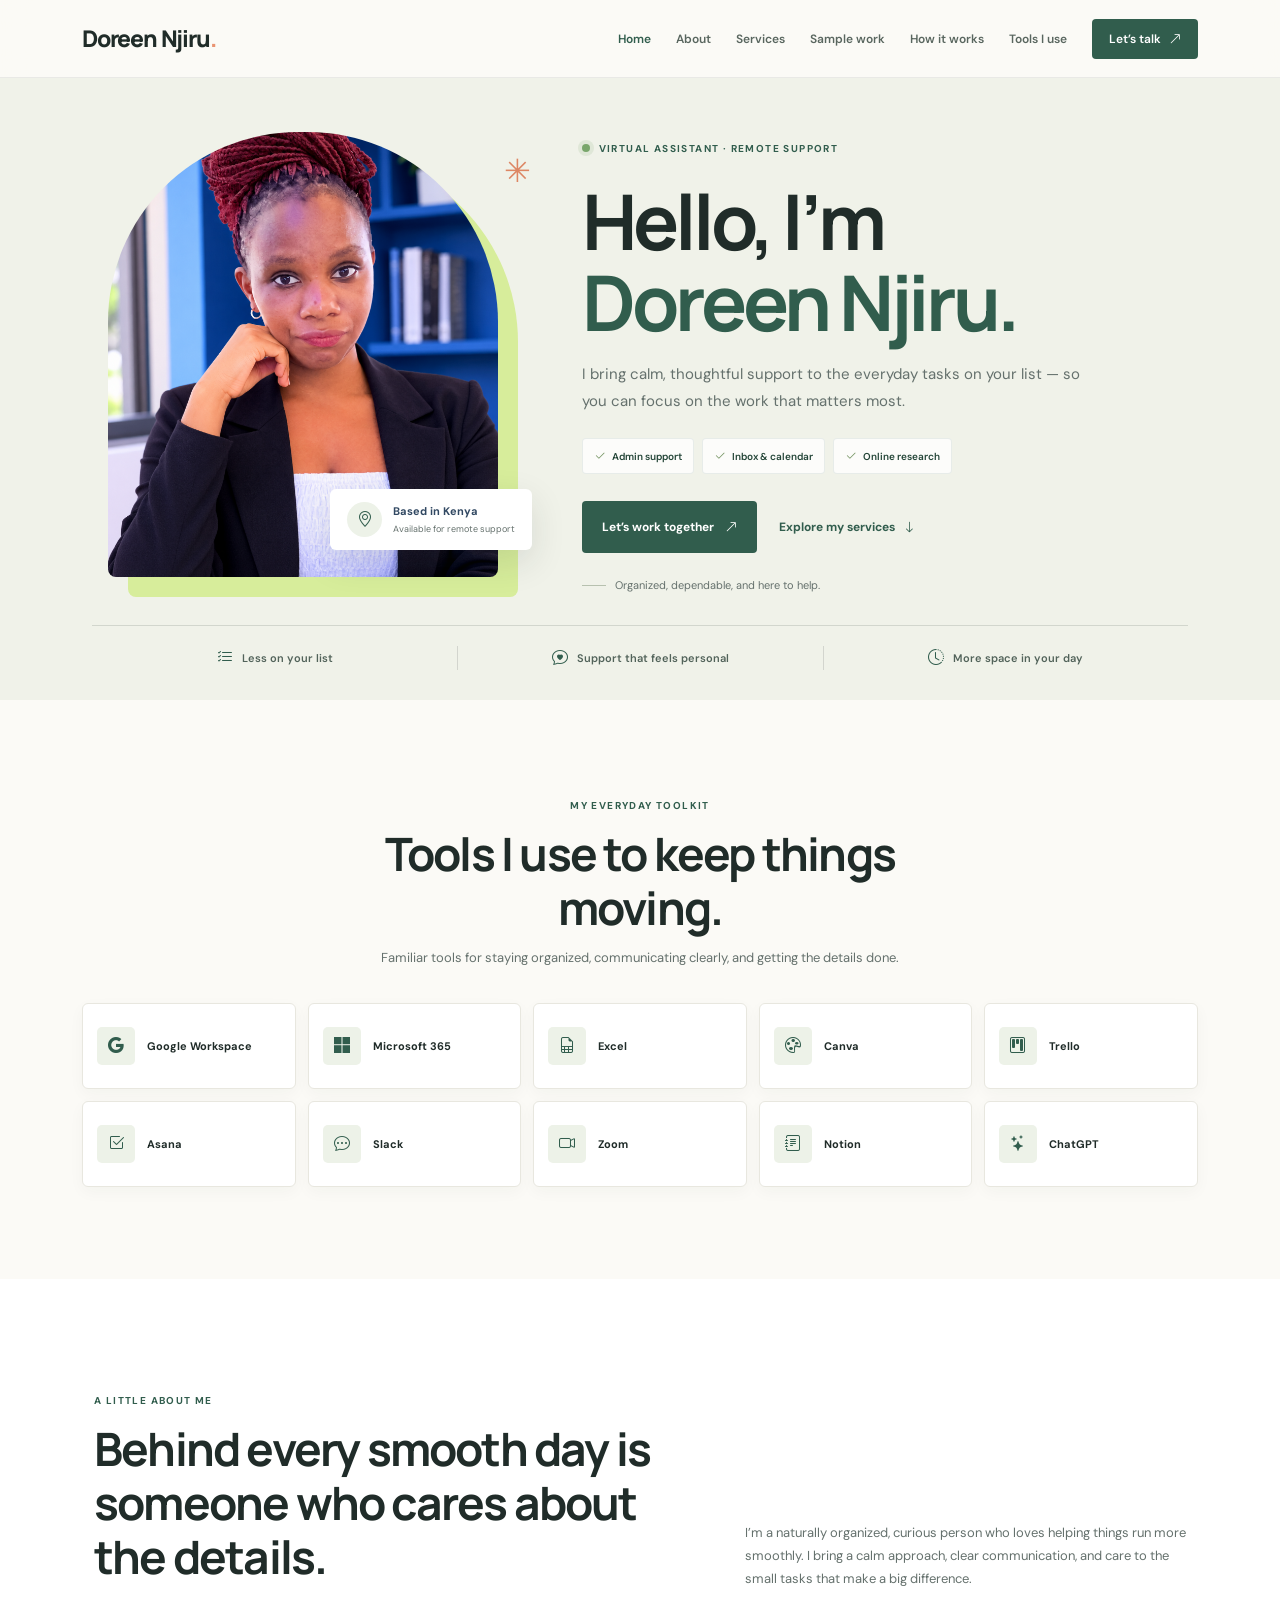
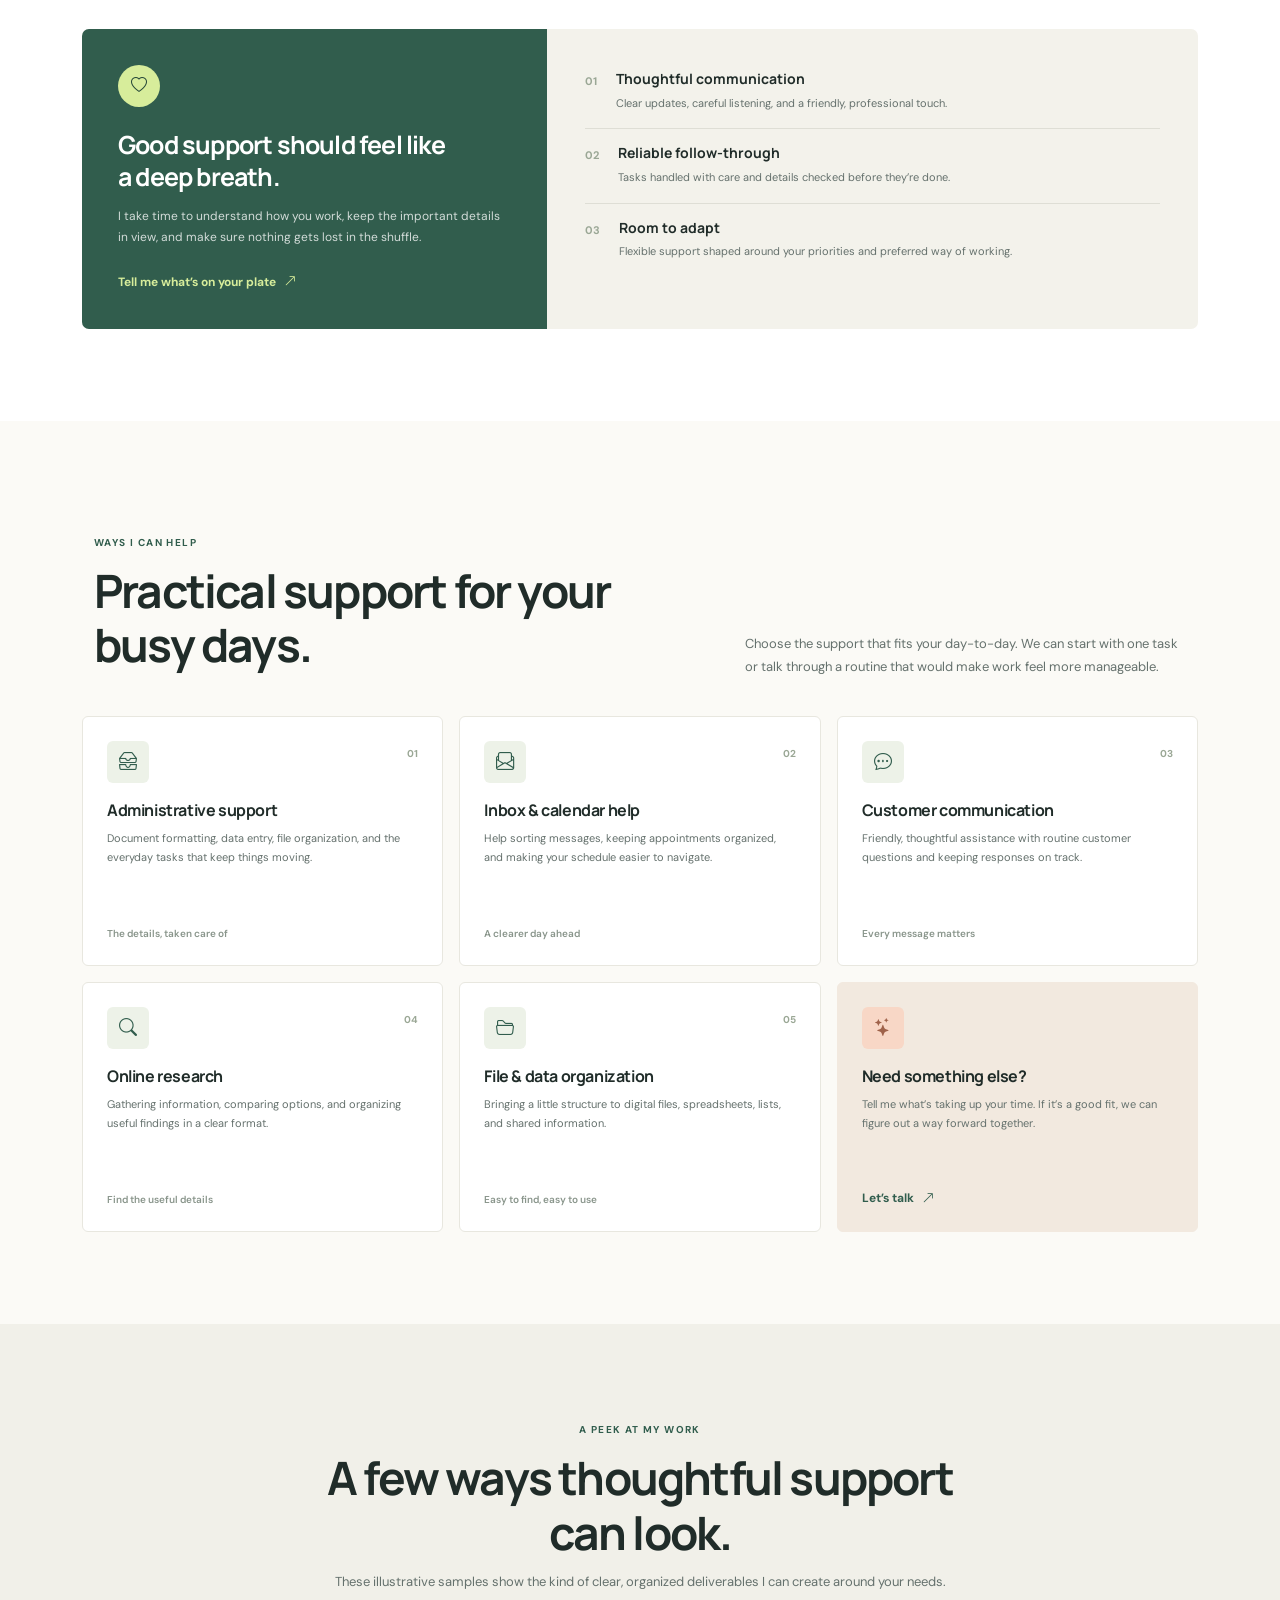
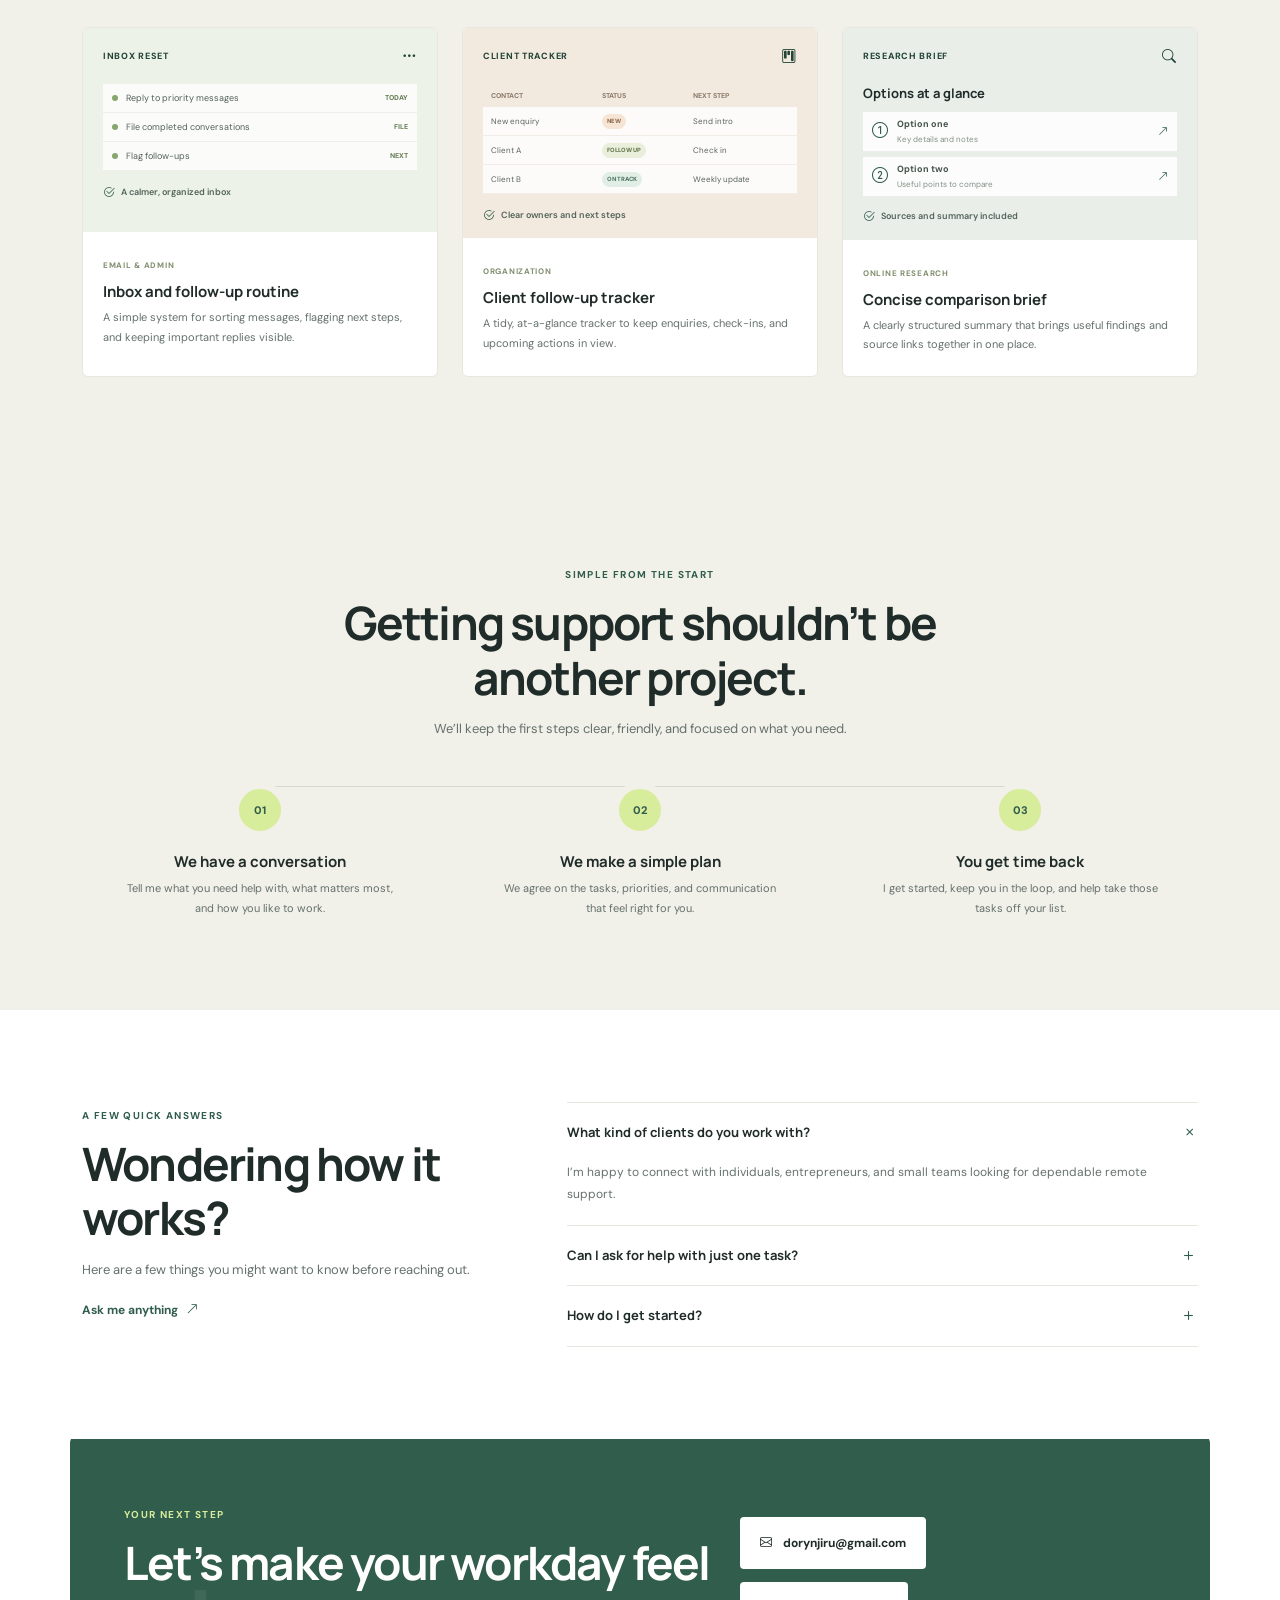
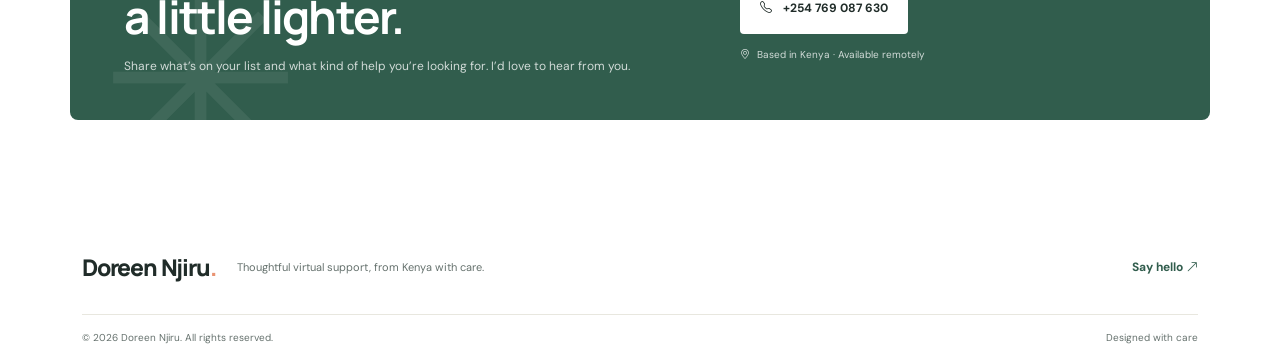
<file: index.html>
<!DOCTYPE html>
<html lang="en">

<head>
  <meta charset="utf-8">
  <meta name="viewport" content="width=device-width, initial-scale=1">
  <meta name="description" content="Doreen Njiru offers thoughtful virtual assistant support, including administrative help, inbox and calendar organization, customer communication, and online research.">
  <meta name="keywords" content="Doreen Njiru, virtual assistant, administrative support, Kenya, remote assistant">
  <meta name="theme-color" content="#f8f8f4">
  <title>Doreen Njiru | Virtual Assistant</title>

  <link href="assets/img/favicon.png" rel="icon">
  <link href="assets/img/apple-touch-icon.png" rel="apple-touch-icon">
  <link rel="preconnect" href="https://fonts.googleapis.com">
  <link rel="preconnect" href="https://fonts.gstatic.com" crossorigin>
  <link href="https://fonts.googleapis.com/css2?family=DM+Sans:wght@400;500;600;700&family=Manrope:wght@400;500;600;700;800&display=swap" rel="stylesheet">
  <link href="assets/vendor/bootstrap/css/bootstrap.min.css" rel="stylesheet">
  <link href="assets/vendor/bootstrap-icons/bootstrap-icons.css" rel="stylesheet">
  <link href="assets/vendor/aos/aos.css" rel="stylesheet">
  <link href="assets/css/main.css" rel="stylesheet">
  <link href="assets/css/virtual-assistant.css" rel="stylesheet">
</head>

<body class="index-page">
  <header id="header" class="header va-header">
    <div class="container d-flex align-items-center justify-content-between">
      <a class="va-brand" href="#hero" aria-label="Doreen Njiru home">Doreen Njiru<span>.</span></a>

      <nav id="navmenu" class="navmenu va-navmenu" aria-label="Main navigation">
        <ul>
          <li><a href="#hero">Home</a></li>
          <li><a href="#about">About</a></li>
          <li><a href="#services">Services</a></li>
          <li><a href="#sample-work">Sample work</a></li>
          <li><a href="#how-it-works">How it works</a></li>
          <li><a href="#tools">Tools I use</a></li>
          <li><a class="nav-contact" href="#contact">Let’s talk <i class="bi bi-arrow-up-right"></i></a></li>
        </ul>
      </nav>
      <button class="mobile-nav-toggle d-xl-none bi bi-list" type="button" aria-label="Open navigation"></button>
    </div>
  </header>

  <main>
    <section id="hero" class="section va-hero">
      <div class="container">
        <div class="row align-items-center gy-5">
          <div class="col-lg-5" data-aos="fade-up">
            <div class="portrait-card">
              <img src="assets/img/profile/doreen-njiru.png" alt="Doreen Njiru">
              <div class="portrait-caption">
                <span class="caption-icon"><i class="bi bi-geo-alt"></i></span>
                <span><strong>Based in Kenya</strong><small>Available for remote support</small></span>
              </div>
              <span class="portrait-sparkle" aria-hidden="true">✳</span>
            </div>
          </div>

          <div class="col-lg-7 hero-copy" data-aos="fade-up" data-aos-delay="100">
            <span class="eyebrow"><span class="availability-dot"></span> Virtual assistant · Remote support</span>
            <h1>Hello, I’m <span>Doreen Njiru.</span></h1>
            <p class="hero-description">I bring calm, thoughtful support to the everyday tasks on your list — so you can focus on the work that matters most.</p>

            <div class="hero-service-tags" aria-label="Areas of support">
              <span><i class="bi bi-check2"></i> Admin support</span>
              <span><i class="bi bi-check2"></i> Inbox &amp; calendar</span>
              <span><i class="bi bi-check2"></i> Online research</span>
            </div>

            <div class="hero-actions">
              <a href="#contact" class="button button-primary">Let’s work together <i class="bi bi-arrow-up-right"></i></a>
              <a href="#services" class="text-link">Explore my services <i class="bi bi-arrow-down"></i></a>
            </div>
            <p class="hero-signoff"><span></span> Organized, dependable, and here to help.</p>
          </div>
        </div>

        <div class="hero-highlight-row">
          <div><i class="bi bi-list-check"></i><span>Less on your list</span></div>
          <div><i class="bi bi-chat-heart"></i><span>Support that feels personal</span></div>
          <div><i class="bi bi-clock-history"></i><span>More space in your day</span></div>
        </div>
      </div>
    </section>

    <section id="tools" class="section tools-section" aria-labelledby="tools-title">
      <div class="container">
        <div class="section-heading" data-aos="fade-up">
          <span class="section-kicker">My everyday toolkit</span>
          <h2 id="tools-title">Tools I use to keep things moving.</h2>
          <p>Familiar tools for staying organized, communicating clearly, and getting the details done.</p>
        </div>

        <ul class="tools-grid" aria-label="Tools Doreen uses">
          <li class="tool-card"><span class="tool-icon"><i class="bi bi-google" aria-hidden="true"></i></span><span>Google Workspace</span></li>
          <li class="tool-card"><span class="tool-icon"><i class="bi bi-microsoft" aria-hidden="true"></i></span><span>Microsoft 365</span></li>
          <li class="tool-card"><span class="tool-icon"><i class="bi bi-file-earmark-spreadsheet" aria-hidden="true"></i></span><span>Excel</span></li>
          <li class="tool-card"><span class="tool-icon"><i class="bi bi-palette" aria-hidden="true"></i></span><span>Canva</span></li>
          <li class="tool-card"><span class="tool-icon"><i class="bi bi-kanban" aria-hidden="true"></i></span><span>Trello</span></li>
          <li class="tool-card"><span class="tool-icon"><i class="bi bi-check2-square" aria-hidden="true"></i></span><span>Asana</span></li>
          <li class="tool-card"><span class="tool-icon"><i class="bi bi-chat-dots" aria-hidden="true"></i></span><span>Slack</span></li>
          <li class="tool-card"><span class="tool-icon"><i class="bi bi-camera-video" aria-hidden="true"></i></span><span>Zoom</span></li>
          <li class="tool-card"><span class="tool-icon"><i class="bi bi-journal-text" aria-hidden="true"></i></span><span>Notion</span></li>
          <li class="tool-card"><span class="tool-icon"><i class="bi bi-stars" aria-hidden="true"></i></span><span>ChatGPT</span></li>
        </ul>
      </div>
    </section>

    <section id="about" class="section about-section">
      <div class="container">
        <div class="section-heading row align-items-end gy-3">
          <div class="col-lg-7">
            <span class="section-kicker">A little about me</span>
            <h2>Behind every smooth day is someone who cares about the details.</h2>
          </div>
          <div class="col-lg-5">
            <p>I’m a naturally organized, curious person who loves helping things run more smoothly. I bring a calm approach, clear communication, and care to the small tasks that make a big difference.</p>
          </div>
        </div>

        <div class="about-panel row g-0">
          <div class="col-lg-5 about-panel-intro">
            <span class="about-mark"><i class="bi bi-heart"></i></span>
            <h3>Good support should feel like a deep breath.</h3>
            <p>I take time to understand how you work, keep the important details in view, and make sure nothing gets lost in the shuffle.</p>
            <a class="text-link text-link-light" href="#contact">Tell me what’s on your plate <i class="bi bi-arrow-up-right"></i></a>
          </div>
          <div class="col-lg-7 about-values">
            <article class="value-item">
              <span>01</span>
              <div><h3>Thoughtful communication</h3><p>Clear updates, careful listening, and a friendly, professional touch.</p></div>
            </article>
            <article class="value-item">
              <span>02</span>
              <div><h3>Reliable follow-through</h3><p>Tasks handled with care and details checked before they’re done.</p></div>
            </article>
            <article class="value-item">
              <span>03</span>
              <div><h3>Room to adapt</h3><p>Flexible support shaped around your priorities and preferred way of working.</p></div>
            </article>
          </div>
        </div>
      </div>
    </section>

    <section id="services" class="section services-section">
      <div class="container">
        <div class="section-heading row align-items-end gy-3">
          <div class="col-lg-7">
            <span class="section-kicker">Ways I can help</span>
            <h2>Practical support for your busy days.</h2>
          </div>
          <div class="col-lg-5">
            <p>Choose the support that fits your day-to-day. We can start with one task or talk through a routine that would make work feel more manageable.</p>
          </div>
        </div>

        <div class="row g-3">
          <div class="col-md-6 col-lg-4">
            <article class="service-card">
              <span class="service-icon"><i class="bi bi-inboxes"></i></span><span class="service-number">01</span>
              <h3>Administrative support</h3>
              <p>Document formatting, data entry, file organization, and the everyday tasks that keep things moving.</p>
              <span class="service-note">The details, taken care of</span>
            </article>
          </div>
          <div class="col-md-6 col-lg-4">
            <article class="service-card">
              <span class="service-icon"><i class="bi bi-envelope-paper"></i></span><span class="service-number">02</span>
              <h3>Inbox &amp; calendar help</h3>
              <p>Help sorting messages, keeping appointments organized, and making your schedule easier to navigate.</p>
              <span class="service-note">A clearer day ahead</span>
            </article>
          </div>
          <div class="col-md-6 col-lg-4">
            <article class="service-card">
              <span class="service-icon"><i class="bi bi-chat-dots"></i></span><span class="service-number">03</span>
              <h3>Customer communication</h3>
              <p>Friendly, thoughtful assistance with routine customer questions and keeping responses on track.</p>
              <span class="service-note">Every message matters</span>
            </article>
          </div>
          <div class="col-md-6 col-lg-4">
            <article class="service-card">
              <span class="service-icon"><i class="bi bi-search"></i></span><span class="service-number">04</span>
              <h3>Online research</h3>
              <p>Gathering information, comparing options, and organizing useful findings in a clear format.</p>
              <span class="service-note">Find the useful details</span>
            </article>
          </div>
          <div class="col-md-6 col-lg-4">
            <article class="service-card">
              <span class="service-icon"><i class="bi bi-folder2-open"></i></span><span class="service-number">05</span>
              <h3>File &amp; data organization</h3>
              <p>Bringing a little structure to digital files, spreadsheets, lists, and shared information.</p>
              <span class="service-note">Easy to find, easy to use</span>
            </article>
          </div>
          <div class="col-md-6 col-lg-4">
            <article class="service-card service-card-highlight">
              <span class="service-icon"><i class="bi bi-stars"></i></span>
              <h3>Need something else?</h3>
              <p>Tell me what’s taking up your time. If it’s a good fit, we can figure out a way forward together.</p>
              <a href="#contact" class="text-link">Let’s talk <i class="bi bi-arrow-up-right"></i></a>
            </article>
          </div>
        </div>
      </div>
    </section>

    <section id="sample-work" class="section sample-work-section" aria-labelledby="sample-work-title">
      <div class="container">
        <div class="section-heading">
          <span class="section-kicker">A peek at my work</span>
          <h2 id="sample-work-title">A few ways thoughtful support can look.</h2>
          <p>These illustrative samples show the kind of clear, organized deliverables I can create around your needs.</p>
        </div>

        <div class="row g-4">
          <div class="col-md-6 col-lg-4">
            <article class="sample-work-card">
              <div class="sample-work-preview inbox-preview" aria-hidden="true">
                <div class="sample-preview-top"><span>INBOX RESET</span><i class="bi bi-three-dots"></i></div>
                <div class="sample-inbox-row"><span class="sample-inbox-dot"></span><span>Reply to priority messages</span><span class="sample-inbox-tag">TODAY</span></div>
                <div class="sample-inbox-row"><span class="sample-inbox-dot"></span><span>File completed conversations</span><span class="sample-inbox-tag">FILE</span></div>
                <div class="sample-inbox-row"><span class="sample-inbox-dot"></span><span>Flag follow-ups</span><span class="sample-inbox-tag">NEXT</span></div>
                <div class="sample-preview-foot"><i class="bi bi-check2-circle"></i> A calmer, organized inbox</div>
              </div>
              <div class="sample-work-copy">
                <span class="sample-work-type">EMAIL &amp; ADMIN</span>
                <h3>Inbox and follow-up routine</h3>
                <p>A simple system for sorting messages, flagging next steps, and keeping important replies visible.</p>
              </div>
            </article>
          </div>
          <div class="col-md-6 col-lg-4">
            <article class="sample-work-card">
              <div class="sample-work-preview tracker-preview" aria-hidden="true">
                <div class="sample-preview-top"><span>CLIENT TRACKER</span><i class="bi bi-kanban"></i></div>
                <div class="sample-tracker-head"><span>CONTACT</span><span>STATUS</span><span>NEXT STEP</span></div>
                <div class="sample-tracker-row"><span>New enquiry</span><span class="sample-status status-new">NEW</span><span>Send intro</span></div>
                <div class="sample-tracker-row"><span>Client A</span><span class="sample-status status-follow">FOLLOW UP</span><span>Check in</span></div>
                <div class="sample-tracker-row"><span>Client B</span><span class="sample-status status-done">ON TRACK</span><span>Weekly update</span></div>
                <div class="sample-preview-foot"><i class="bi bi-check2-circle"></i> Clear owners and next steps</div>
              </div>
              <div class="sample-work-copy">
                <span class="sample-work-type">ORGANIZATION</span>
                <h3>Client follow-up tracker</h3>
                <p>A tidy, at-a-glance tracker to keep enquiries, check-ins, and upcoming actions in view.</p>
              </div>
            </article>
          </div>
          <div class="col-md-6 col-lg-4">
            <article class="sample-work-card">
              <div class="sample-work-preview research-preview" aria-hidden="true">
                <div class="sample-preview-top"><span>RESEARCH BRIEF</span><i class="bi bi-search"></i></div>
                <div class="sample-research-title">Options at a glance</div>
                <div class="sample-research-option"><span class="sample-research-icon"><i class="bi bi-1-circle"></i></span><span><strong>Option one</strong><small>Key details and notes</small></span><i class="bi bi-arrow-up-right"></i></div>
                <div class="sample-research-option"><span class="sample-research-icon"><i class="bi bi-2-circle"></i></span><span><strong>Option two</strong><small>Useful points to compare</small></span><i class="bi bi-arrow-up-right"></i></div>
                <div class="sample-preview-foot"><i class="bi bi-check2-circle"></i> Sources and summary included</div>
              </div>
              <div class="sample-work-copy">
                <span class="sample-work-type">ONLINE RESEARCH</span>
                <h3>Concise comparison brief</h3>
                <p>A clearly structured summary that brings useful findings and source links together in one place.</p>
              </div>
            </article>
          </div>
        </div>
      </div>
    </section>

    <section id="how-it-works" class="section process-section">
      <div class="container">
        <div class="process-heading">
          <span class="section-kicker">Simple from the start</span>
          <h2>Getting support shouldn’t be another project.</h2>
          <p>We’ll keep the first steps clear, friendly, and focused on what you need.</p>
        </div>
        <div class="row g-4 process-steps">
          <div class="col-md-4">
            <article class="process-card"><span class="step-number">01</span><h3>We have a conversation</h3><p>Tell me what you need help with, what matters most, and how you like to work.</p></article>
          </div>
          <div class="col-md-4">
            <article class="process-card"><span class="step-number">02</span><h3>We make a simple plan</h3><p>We agree on the tasks, priorities, and communication that feel right for you.</p></article>
          </div>
          <div class="col-md-4">
            <article class="process-card"><span class="step-number">03</span><h3>You get time back</h3><p>I get started, keep you in the loop, and help take those tasks off your list.</p></article>
          </div>
        </div>
      </div>
    </section>

    <section id="faq" class="section faq-section">
      <div class="container">
        <div class="row g-5">
          <div class="col-lg-5 faq-intro">
            <span class="section-kicker">A few quick answers</span>
            <h2>Wondering how it works?</h2>
            <p>Here are a few things you might want to know before reaching out.</p>
            <a href="mailto:dorynjiru@gmail.com" class="text-link">Ask me anything <i class="bi bi-arrow-up-right"></i></a>
          </div>
          <div class="col-lg-7">
            <div class="faq-list">
              <article class="faq-item faq-active">
                <h3 class="faq-header">What kind of clients do you work with?<i class="bi bi-plus"></i></h3>
                <div class="faq-content"><p>I’m happy to connect with individuals, entrepreneurs, and small teams looking for dependable remote support.</p></div>
              </article>
              <article class="faq-item">
                <h3 class="faq-header">Can I ask for help with just one task?<i class="bi bi-plus"></i></h3>
                <div class="faq-content"><p>Absolutely. We can discuss a one-off task or explore ongoing support depending on what you need.</p></div>
              </article>
              <article class="faq-item">
                <h3 class="faq-header">How do I get started?<i class="bi bi-plus"></i></h3>
                <div class="faq-content"><p>Send me an email with a little about your needs. We’ll take it from there and see if we’re a good fit.</p></div>
              </article>
            </div>
          </div>
        </div>
      </div>
    </section>

    <section id="contact" class="section contact-section">
      <div class="container">
        <div class="contact-panel row align-items-center gy-4">
          <div class="col-lg-7">
            <span class="section-kicker">Your next step</span>
            <h2>Let’s make your workday feel a little lighter.</h2>
            <p>Share what’s on your list and what kind of help you’re looking for. I’d love to hear from you.</p>
          </div>
          <div class="col-lg-5 contact-action">
            <a class="button button-light" href="mailto:dorynjiru@gmail.com?subject=Virtual%20assistant%20support"><i class="bi bi-envelope"></i> dorynjiru@gmail.com</a>
            <a class="button button-light" href="tel:+254769087630"><i class="bi bi-telephone"></i> +254 769 087 630</a>
            <span><i class="bi bi-geo-alt"></i> Based in Kenya · Available remotely</span>
          </div>
          <span class="contact-decoration" aria-hidden="true">✳</span>
        </div>
      </div>
    </section>
  </main>

  <footer class="footer va-footer">
    <div class="container footer-inner">
      <a class="va-brand" href="#hero">Doreen Njiru<span>.</span></a>
      <p>Thoughtful virtual support, from Kenya with care.</p>
      <a class="footer-email" href="mailto:dorynjiru@gmail.com">Say hello <i class="bi bi-arrow-up-right"></i></a>
      <div class="footer-bottom">
        <span>© 2026 Doreen Njiru. All rights reserved.</span>
        <span>Designed with care</span>
      </div>
    </div>
  </footer>

  <a href="#hero" id="scroll-top" class="scroll-top d-flex align-items-center justify-content-center" aria-label="Back to top"><i class="bi bi-arrow-up-short"></i></a>

  <script src="assets/vendor/bootstrap/js/bootstrap.bundle.min.js"></script>
  <script src="assets/vendor/aos/aos.js"></script>
  <script src="assets/vendor/purecounter/purecounter_vanilla.js"></script>
  <script src="assets/vendor/typed.js/typed.umd.js"></script>
  <script src="assets/vendor/waypoints/noframework.waypoints.js"></script>
  <script src="assets/vendor/glightbox/js/glightbox.min.js"></script>
  <script src="assets/vendor/imagesloaded/imagesloaded.pkgd.min.js"></script>
  <script src="assets/vendor/isotope-layout/isotope.pkgd.min.js"></script>
  <script src="assets/vendor/swiper/swiper-bundle.min.js"></script>
  <script src="assets/js/main.js"></script>
</body>

</html>
</file>
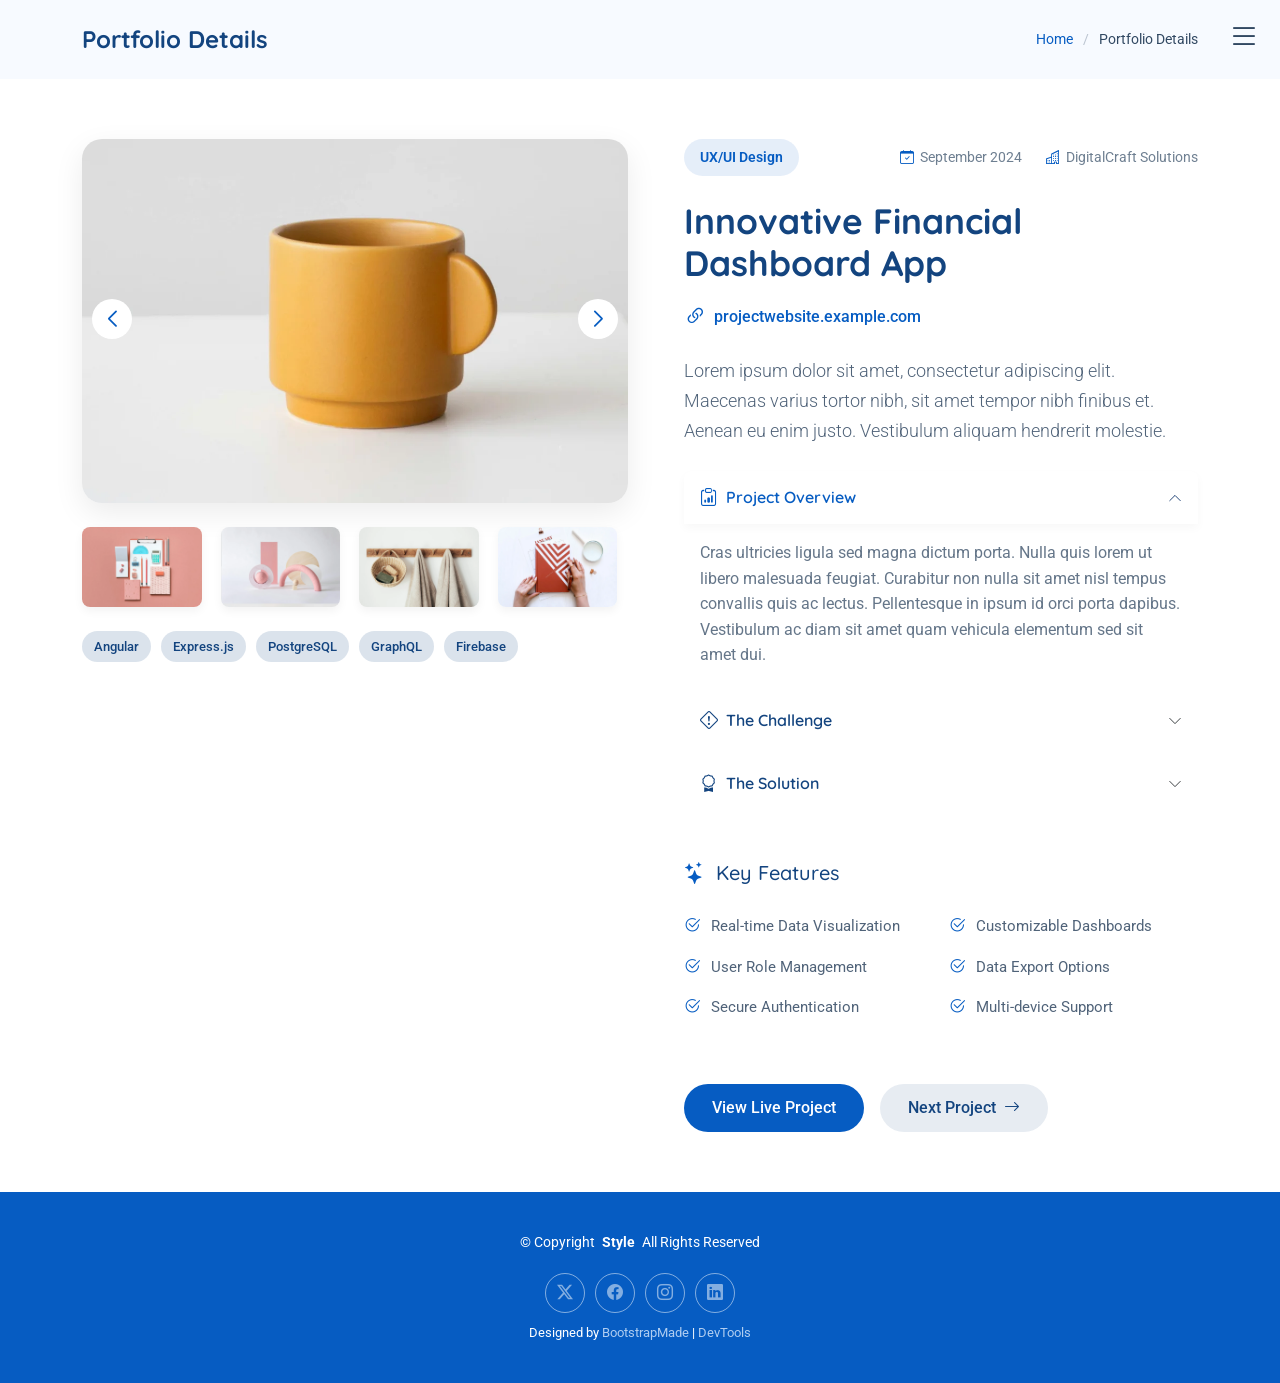
<file: portfolio-details.html>
<!DOCTYPE html>
<html lang="en">

<head>
  <meta charset="utf-8">
  <meta content="width=device-width, initial-scale=1.0" name="viewport">
  <title>Portfolio Details - Style Bootstrap Template</title>
  <meta name="description" content="">
  <meta name="keywords" content="">

  <!-- Favicons -->
  <link href="assets/img/favicon.png" rel="icon">
  <link href="assets/img/apple-touch-icon.png" rel="apple-touch-icon">

  <!-- Fonts -->
  <link href="https://fonts.googleapis.com" rel="preconnect">
  <link href="https://fonts.gstatic.com" rel="preconnect" crossorigin>
  <link href="https://fonts.googleapis.com/css2?family=Roboto:ital,wght@0,100;0,300;0,400;0,500;0,700;0,900;1,100;1,300;1,400;1,500;1,700;1,900&family=Open+Sans:ital,wght@0,300;0,400;0,500;0,600;0,700;0,800;1,300;1,400;1,500;1,600;1,700;1,800&family=Quicksand:wght@300;400;500;600;700&display=swap" rel="stylesheet">

  <!-- Vendor CSS Files -->
  <link href="assets/vendor/bootstrap/css/bootstrap.min.css" rel="stylesheet">
  <link href="assets/vendor/bootstrap-icons/bootstrap-icons.css" rel="stylesheet">
  <link href="assets/vendor/aos/aos.css" rel="stylesheet">
  <link href="assets/vendor/glightbox/css/glightbox.min.css" rel="stylesheet">
  <link href="assets/vendor/swiper/swiper-bundle.min.css" rel="stylesheet">

  <!-- Main CSS File -->
  <link href="assets/css/main.css" rel="stylesheet">

  <!-- =======================================================
  * Template Name: Style
  * Template URL: https://bootstrapmade.com/style-bootstrap-portfolio-template/
  * Updated: Jul 02 2025 with Bootstrap v5.3.7
  * Author: BootstrapMade.com
  * License: https://bootstrapmade.com/license/
  ======================================================== -->
</head>

<body class="portfolio-details-page">

  <header id="header" class="header d-flex align-items-center fixed-top">
    <div class="container-fluid position-relative d-flex align-items-center justify-content-between">

      <a href="index.html" class="logo d-flex align-items-center">
        <!-- Uncomment the line below if you also wish to use an image logo -->
        <!-- <img src="assets/img/logo.webp" alt=""> -->
        <!-- Uncomment the line below if you also wish to use an text logo -->
        <!-- <h1 class="sitename">Style</h1>  -->
      </a>

      <nav id="navmenu" class="navmenu">

        <div class="profile-img">
          <img src="assets/img/profile/profile-square-1.webp" alt="" class="img-fluid rounded-circle">
        </div>

        <a href="index.html" class="logo d-flex align-items-center justify-content-center">
          <!-- Uncomment the line below if you also wish to use an image logo -->
          <!-- <img src="assets/img/logo.webp" alt=""> -->
          <h1 class="sitename">Alex Smith</h1>
        </a>

        <div class="social-links text-center">
          <a href="#" class="twitter"><i class="bi bi-twitter-x"></i></a>
          <a href="#" class="facebook"><i class="bi bi-facebook"></i></a>
          <a href="#" class="instagram"><i class="bi bi-instagram"></i></a>
          <a href="#" class="google-plus"><i class="bi bi-skype"></i></a>
          <a href="#" class="linkedin"><i class="bi bi-linkedin"></i></a>
        </div>

        <ul>
          <li><a href="#hero">Home</a></li>
          <li><a href="#about">About</a></li>
          <li><a href="#resume">Resume</a></li>
          <li><a href="#portfolio">Portfolio</a></li>
          <li><a href="#services">Services</a></li>
          <li class="dropdown"><a href="#"><span>Dropdown</span> <i class="bi bi-chevron-down toggle-dropdown"></i></a>
            <ul>
              <li><a href="#">Dropdown 1</a></li>
              <li class="dropdown"><a href="#"><span>Deep Dropdown</span> <i class="bi bi-chevron-down toggle-dropdown"></i></a>
                <ul>
                  <li><a href="#">Deep Dropdown 1</a></li>
                  <li><a href="#">Deep Dropdown 2</a></li>
                  <li><a href="#">Deep Dropdown 3</a></li>
                  <li><a href="#">Deep Dropdown 4</a></li>
                  <li><a href="#">Deep Dropdown 5</a></li>
                </ul>
              </li>
              <li><a href="#">Dropdown 2</a></li>
              <li><a href="#">Dropdown 3</a></li>
              <li><a href="#">Dropdown 4</a></li>
            </ul>
          </li>
          <li><a href="#contact">Contact</a></li>
        </ul>
        <i class="mobile-nav-toggle d-xl-none bi bi-list"></i>
      </nav>

    </div>
  </header>

  <main class="main">

    <!-- Page Title -->
    <div class="page-title light-background">
      <div class="container d-lg-flex justify-content-between align-items-center">
        <h1 class="mb-2 mb-lg-0">Portfolio Details</h1>
        <nav class="breadcrumbs">
          <ol>
            <li><a href="index.html">Home</a></li>
            <li class="current">Portfolio Details</li>
          </ol>
        </nav>
      </div>
    </div><!-- End Page Title -->

    <!-- Portfolio Details Section -->
    <section id="portfolio-details" class="portfolio-details section">

      <div class="container" data-aos="fade-up" data-aos-delay="100">

        <div class="row gy-4">
          <div class="col-lg-6" data-aos="fade-right">
            <div class="portfolio-details-media">
              <div class="main-image">
                <div class="portfolio-details-slider swiper init-swiper" data-aos="zoom-in">
                  <script type="application/json" class="swiper-config">
                    {
                      "loop": true,
                      "speed": 1000,
                      "autoplay": {
                        "delay": 6000
                      },
                      "effect": "creative",
                      "creativeEffect": {
                        "prev": {
                          "shadow": true,
                          "translate": [0, 0, -400]
                        },
                        "next": {
                          "translate": ["100%", 0, 0]
                        }
                      },
                      "slidesPerView": 1,
                      "navigation": {
                        "nextEl": ".swiper-button-next",
                        "prevEl": ".swiper-button-prev"
                      }
                    }
                  </script>
                  <div class="swiper-wrapper">
                    <div class="swiper-slide">
                      <img src="assets/img/portfolio/portfolio-5.webp" alt="Portfolio Image" class="img-fluid">
                    </div>
                    <div class="swiper-slide">
                      <img src="assets/img/portfolio/portfolio-7.webp" alt="Portfolio Image" class="img-fluid">
                    </div>
                    <div class="swiper-slide">
                      <img src="assets/img/portfolio/portfolio-8.webp" alt="Portfolio Image" class="img-fluid">
                    </div>
                  </div>
                  <div class="swiper-button-prev"></div>
                  <div class="swiper-button-next"></div>
                </div>
              </div>

              <div class="thumbnail-grid" data-aos="fade-up" data-aos-delay="200">
                <div class="row g-2 mt-3">
                  <div class="col-3">
                    <img src="assets/img/portfolio/portfolio-4.webp" alt="Gallery Image" class="img-fluid glightbox">
                  </div>
                  <div class="col-3">
                    <img src="assets/img/portfolio/portfolio-6.webp" alt="Gallery Image" class="img-fluid glightbox">
                  </div>
                  <div class="col-3">
                    <img src="assets/img/portfolio/portfolio-11.webp" alt="Gallery Image" class="img-fluid glightbox">
                  </div>
                  <div class="col-3">
                    <img src="assets/img/portfolio/portfolio-12.webp" alt="Gallery Image" class="img-fluid glightbox">
                  </div>
                </div>
              </div>

              <div class="tech-stack-badges" data-aos="fade-up" data-aos-delay="300">
                <span>Angular</span>
                <span>Express.js</span>
                <span>PostgreSQL</span>
                <span>GraphQL</span>
                <span>Firebase</span>
              </div>
            </div>
          </div>

          <div class="col-lg-6" data-aos="fade-left">
            <div class="portfolio-details-content">
              <div class="project-meta">
                <div class="badge-wrapper">
                  <span class="project-badge">UX/UI Design</span>
                </div>
                <div class="date-client">
                  <div class="meta-item">
                    <i class="bi bi-calendar-check"></i>
                    <span>September 2024</span>
                  </div>
                  <div class="meta-item">
                    <i class="bi bi-buildings"></i>
                    <span>DigitalCraft Solutions</span>
                  </div>
                </div>
              </div>

              <h2 class="project-title">Innovative Financial Dashboard App</h2>

              <div class="project-website">
                <i class="bi bi-link-45deg"></i>
                <a href="#" target="_blank">projectwebsite.example.com</a>
              </div>

              <div class="project-overview">
                <p class="lead">
                  Lorem ipsum dolor sit amet, consectetur adipiscing elit. Maecenas varius tortor nibh, sit amet tempor nibh finibus et. Aenean eu enim justo. Vestibulum aliquam hendrerit molestie.
                </p>

                <div class="accordion project-accordion" id="portfolio-details-projectAccordion">
                  <div class="accordion-item" data-aos="fade-up">
                    <h2 class="accordion-header">
                      <button class="accordion-button" type="button" data-bs-toggle="collapse" data-bs-target="#portfolio-details-collapse-1" aria-expanded="true" aria-controls="collapseOne">
                        <i class="bi bi-clipboard-data me-2"></i> Project Overview
                      </button>
                    </h2>
                    <div id="portfolio-details-collapse-1" class="accordion-collapse collapse show" data-bs-parent="#portfolio-details-projectAccordion">
                      <div class="accordion-body">
                        <p>Cras ultricies ligula sed magna dictum porta. Nulla quis lorem ut libero malesuada feugiat. Curabitur non nulla sit amet nisl tempus convallis quis ac lectus. Pellentesque in ipsum id orci porta dapibus. Vestibulum ac diam sit amet quam vehicula elementum sed sit amet dui.</p>
                      </div>
                    </div>
                  </div>

                  <div class="accordion-item" data-aos="fade-up" data-aos-delay="100">
                    <h2 class="accordion-header">
                      <button class="accordion-button collapsed" type="button" data-bs-toggle="collapse" data-bs-target="#portfolio-details-collapse-2" aria-expanded="false" aria-controls="collapseTwo">
                        <i class="bi bi-exclamation-diamond me-2"></i> The Challenge
                      </button>
                    </h2>
                    <div id="portfolio-details-collapse-2" class="accordion-collapse collapse" data-bs-parent="#portfolio-details-projectAccordion">
                      <div class="accordion-body">
                        <p>Mauris blandit aliquet elit, eget tincidunt nibh pulvinar a. Vivamus suscipit tortor eget felis porttitor volutpat. Curabitur aliquet quam id dui posuere blandit. Praesent sapien massa, convallis a pellentesque nec, egestas non nisi. Sed porttitor lectus nibh.</p>
                      </div>
                    </div>
                  </div>

                  <div class="accordion-item" data-aos="fade-up" data-aos-delay="200">
                    <h2 class="accordion-header">
                      <button class="accordion-button collapsed" type="button" data-bs-toggle="collapse" data-bs-target="#portfolio-details-collapse-3" aria-expanded="false" aria-controls="collapseThree">
                        <i class="bi bi-award me-2"></i> The Solution
                      </button>
                    </h2>
                    <div id="portfolio-details-collapse-3" class="accordion-collapse collapse" data-bs-parent="#portfolio-details-projectAccordion">
                      <div class="accordion-body">
                        <p>Donec sollicitudin molestie malesuada. Curabitur arcu erat, accumsan id imperdiet et, porttitor at sem. Vestibulum ante ipsum primis in faucibus orci luctus et ultrices posuere cubilia Curae; Donec velit neque, auctor sit amet aliquam vel, ullamcorper sit amet ligula.</p>
                      </div>
                    </div>
                  </div>
                </div>
              </div>

              <div class="project-features" data-aos="fade-up" data-aos-delay="300">
                <h3><i class="bi bi-stars"></i> Key Features</h3>
                <div class="row g-3">
                  <div class="col-md-6">
                    <ul class="feature-list">
                      <li><i class="bi bi-check2-circle"></i> Real-time Data Visualization</li>
                      <li><i class="bi bi-check2-circle"></i> User Role Management</li>
                      <li><i class="bi bi-check2-circle"></i> Secure Authentication</li>
                    </ul>
                  </div>
                  <div class="col-md-6">
                    <ul class="feature-list">
                      <li><i class="bi bi-check2-circle"></i> Customizable Dashboards</li>
                      <li><i class="bi bi-check2-circle"></i> Data Export Options</li>
                      <li><i class="bi bi-check2-circle"></i> Multi-device Support</li>
                    </ul>
                  </div>
                </div>
              </div>

              <div class="cta-buttons" data-aos="fade-up" data-aos-delay="400">
                <a href="#" class="btn-view-project">View Live Project</a>
                <a href="#" class="btn-next-project">Next Project <i class="bi bi-arrow-right"></i></a>
              </div>
            </div>
          </div>
        </div>

      </div>

    </section><!-- /Portfolio Details Section -->

  </main>

  <footer id="footer" class="footer dark-background">

    <div class="container">
      <div class="copyright text-center ">
        <p>© <span>Copyright</span> <strong class="px-1 sitename">Style</strong> <span>All Rights Reserved</span></p>
      </div>
      <div class="social-links d-flex justify-content-center">
        <a href=""><i class="bi bi-twitter-x"></i></a>
        <a href=""><i class="bi bi-facebook"></i></a>
        <a href=""><i class="bi bi-instagram"></i></a>
        <a href=""><i class="bi bi-linkedin"></i></a>
      </div>
      <div class="credits">
        <!-- All the links in the footer should remain intact. -->
        <!-- You can delete the links only if you've purchased the pro version. -->
        <!-- Licensing information: https://bootstrapmade.com/license/ -->
        <!-- Purchase the pro version with working PHP/AJAX contact form: [buy-url] -->
        Designed by <a href="https://bootstrapmade.com/">BootstrapMade</a> | <a href="https://bootstrapmade.com/tools/">DevTools</a>
      </div>
    </div>

  </footer>

  <!-- Scroll Top -->
  <a href="#" id="scroll-top" class="scroll-top d-flex align-items-center justify-content-center"><i class="bi bi-arrow-up-short"></i></a>

  <!-- Vendor JS Files -->
  <script src="assets/vendor/bootstrap/js/bootstrap.bundle.min.js"></script>
  <script src="assets/vendor/php-email-form/validate.js"></script>
  <script src="assets/vendor/aos/aos.js"></script>
  <script src="assets/vendor/purecounter/purecounter_vanilla.js"></script>
  <script src="assets/vendor/typed.js/typed.umd.js"></script>
  <script src="assets/vendor/waypoints/noframework.waypoints.js"></script>
  <script src="assets/vendor/glightbox/js/glightbox.min.js"></script>
  <script src="assets/vendor/imagesloaded/imagesloaded.pkgd.min.js"></script>
  <script src="assets/vendor/isotope-layout/isotope.pkgd.min.js"></script>
  <script src="assets/vendor/swiper/swiper-bundle.min.js"></script>

  <!-- Main JS File -->
  <script src="assets/js/main.js"></script>

</body>

</html>
</file>
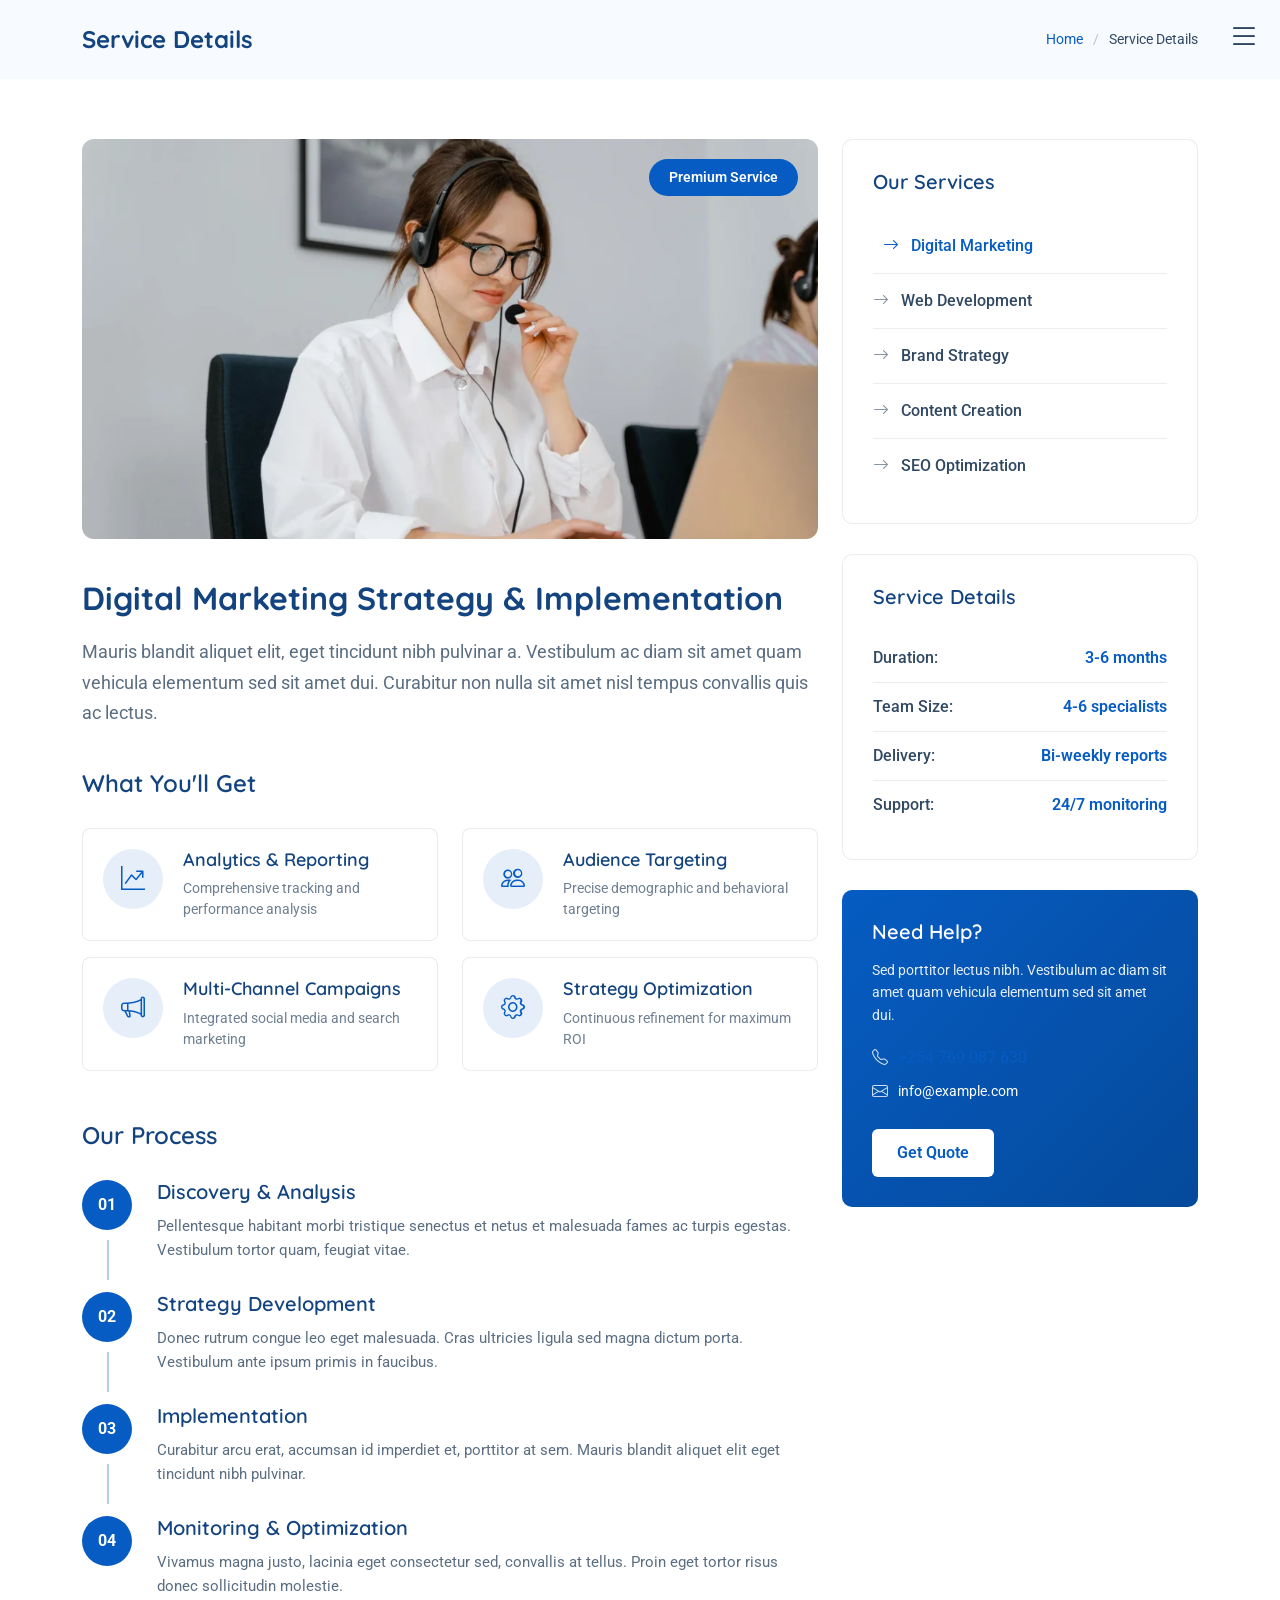
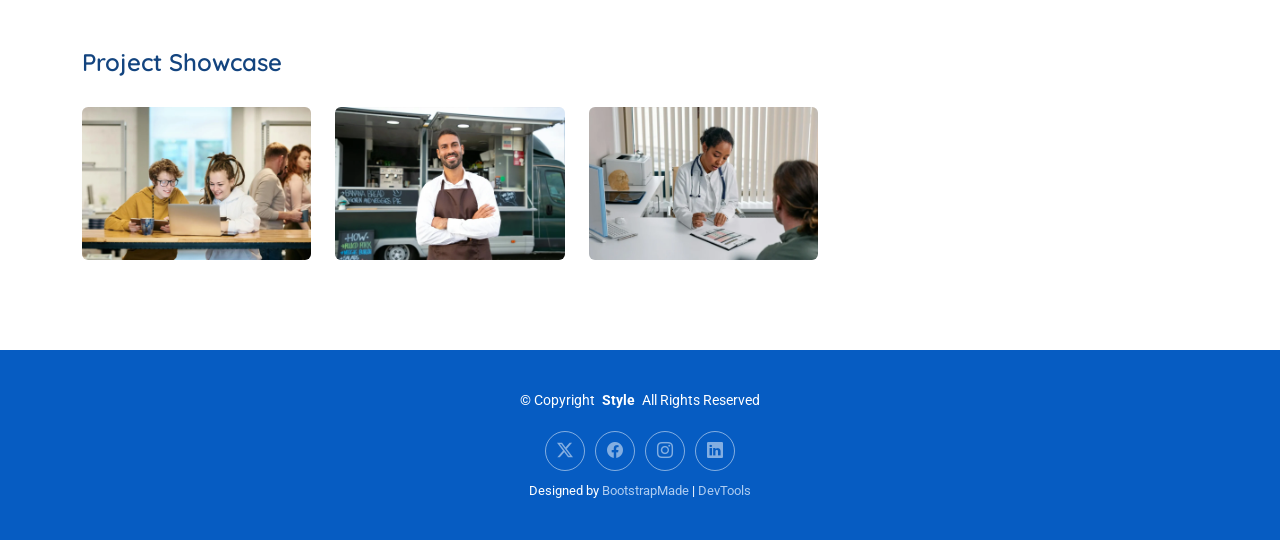
<file: service-details.html>
<!DOCTYPE html>
<html lang="en">

<head>
  <meta charset="utf-8">
  <meta content="width=device-width, initial-scale=1.0" name="viewport">
  <title>Service Details - Style Bootstrap Template</title>
  <meta name="description" content="">
  <meta name="keywords" content="">

  <!-- Favicons -->
  <link href="assets/img/favicon.png" rel="icon">
  <link href="assets/img/apple-touch-icon.png" rel="apple-touch-icon">

  <!-- Fonts -->
  <link href="https://fonts.googleapis.com" rel="preconnect">
  <link href="https://fonts.gstatic.com" rel="preconnect" crossorigin>
  <link href="https://fonts.googleapis.com/css2?family=Roboto:ital,wght@0,100;0,300;0,400;0,500;0,700;0,900;1,100;1,300;1,400;1,500;1,700;1,900&family=Open+Sans:ital,wght@0,300;0,400;0,500;0,600;0,700;0,800;1,300;1,400;1,500;1,600;1,700;1,800&family=Quicksand:wght@300;400;500;600;700&display=swap" rel="stylesheet">

  <!-- Vendor CSS Files -->
  <link href="assets/vendor/bootstrap/css/bootstrap.min.css" rel="stylesheet">
  <link href="assets/vendor/bootstrap-icons/bootstrap-icons.css" rel="stylesheet">
  <link href="assets/vendor/aos/aos.css" rel="stylesheet">
  <link href="assets/vendor/glightbox/css/glightbox.min.css" rel="stylesheet">
  <link href="assets/vendor/swiper/swiper-bundle.min.css" rel="stylesheet">

  <!-- Main CSS File -->
  <link href="assets/css/main.css" rel="stylesheet">

  <!-- =======================================================
  * Template Name: Style
  * Template URL: https://bootstrapmade.com/style-bootstrap-portfolio-template/
  * Updated: Jul 02 2025 with Bootstrap v5.3.7
  * Author: BootstrapMade.com
  * License: https://bootstrapmade.com/license/
  ======================================================== -->
</head>

<body class="service-details-page">

  <header id="header" class="header d-flex align-items-center fixed-top">
    <div class="container-fluid position-relative d-flex align-items-center justify-content-between">

      <a href="index.html" class="logo d-flex align-items-center">
        <!-- Uncomment the line below if you also wish to use an image logo -->
        <!-- <img src="assets/img/logo.webp" alt=""> -->
        <!-- Uncomment the line below if you also wish to use an text logo -->
        <!-- <h1 class="sitename">Style</h1>  -->
      </a>

      <nav id="navmenu" class="navmenu">

        <div class="profile-img">
          <img src="assets/img/profile/profile-square-1.webp" alt="" class="img-fluid rounded-circle">
        </div>

        <a href="index.html" class="logo d-flex align-items-center justify-content-center">
          <!-- Uncomment the line below if you also wish to use an image logo -->
          <!-- <img src="assets/img/logo.webp" alt=""> -->
          <h1 class="sitename">Alex Smith</h1>
        </a>

        <div class="social-links text-center">
          <a href="#" class="twitter"><i class="bi bi-twitter-x"></i></a>
          <a href="#" class="facebook"><i class="bi bi-facebook"></i></a>
          <a href="#" class="instagram"><i class="bi bi-instagram"></i></a>
          <a href="#" class="google-plus"><i class="bi bi-skype"></i></a>
          <a href="#" class="linkedin"><i class="bi bi-linkedin"></i></a>
        </div>

        <ul>
          <li><a href="#hero">Home</a></li>
          <li><a href="#about">About</a></li>
          <li><a href="#resume">Resume</a></li>
          <li><a href="#portfolio">Portfolio</a></li>
          <li><a href="#services">Services</a></li>
          <li class="dropdown"><a href="#"><span>Dropdown</span> <i class="bi bi-chevron-down toggle-dropdown"></i></a>
            <ul>
              <li><a href="#">Dropdown 1</a></li>
              <li class="dropdown"><a href="#"><span>Deep Dropdown</span> <i class="bi bi-chevron-down toggle-dropdown"></i></a>
                <ul>
                  <li><a href="#">Deep Dropdown 1</a></li>
                  <li><a href="#">Deep Dropdown 2</a></li>
                  <li><a href="#">Deep Dropdown 3</a></li>
                  <li><a href="#">Deep Dropdown 4</a></li>
                  <li><a href="#">Deep Dropdown 5</a></li>
                </ul>
              </li>
              <li><a href="#">Dropdown 2</a></li>
              <li><a href="#">Dropdown 3</a></li>
              <li><a href="#">Dropdown 4</a></li>
            </ul>
          </li>
          <li><a href="#contact">Contact</a></li>
        </ul>
        <i class="mobile-nav-toggle d-xl-none bi bi-list"></i>
      </nav>

    </div>
  </header>

  <main class="main">

    <!-- Page Title -->
    <div class="page-title light-background">
      <div class="container d-lg-flex justify-content-between align-items-center">
        <h1 class="mb-2 mb-lg-0">Service Details</h1>
        <nav class="breadcrumbs">
          <ol>
            <li><a href="index.html">Home</a></li>
            <li class="current">Service Details</li>
          </ol>
        </nav>
      </div>
    </div><!-- End Page Title -->

    <!-- Service Details Section -->
    <section id="service-details" class="service-details section">

      <div class="container" data-aos="fade-up" data-aos-delay="100">

        <div class="row gy-5">

          <div class="col-lg-8" data-aos="fade-up" data-aos-delay="200">
            <div class="service-hero">
              <img src="assets/img/services/services-7.webp" alt="" class="img-fluid">
              <div class="service-badge">
                <span>Premium Service</span>
              </div>
            </div>

            <div class="service-content">
              <div class="service-header">
                <h2>Digital Marketing Strategy &amp; Implementation</h2>
                <p class="service-intro">Mauris blandit aliquet elit, eget tincidunt nibh pulvinar a. Vestibulum ac diam sit amet quam vehicula elementum sed sit amet dui. Curabitur non nulla sit amet nisl tempus convallis quis ac lectus.</p>
              </div>

              <div class="service-features">
                <h4>What You'll Get</h4>
                <div class="row gy-3">
                  <div class="col-md-6">
                    <div class="feature-item">
                      <div class="feature-icon">
                        <i class="bi bi-graph-up-arrow"></i>
                      </div>
                      <div class="feature-content">
                        <h5>Analytics &amp; Reporting</h5>
                        <p>Comprehensive tracking and performance analysis</p>
                      </div>
                    </div>
                  </div>
                  <div class="col-md-6">
                    <div class="feature-item">
                      <div class="feature-icon">
                        <i class="bi bi-people"></i>
                      </div>
                      <div class="feature-content">
                        <h5>Audience Targeting</h5>
                        <p>Precise demographic and behavioral targeting</p>
                      </div>
                    </div>
                  </div>
                  <div class="col-md-6">
                    <div class="feature-item">
                      <div class="feature-icon">
                        <i class="bi bi-megaphone"></i>
                      </div>
                      <div class="feature-content">
                        <h5>Multi-Channel Campaigns</h5>
                        <p>Integrated social media and search marketing</p>
                      </div>
                    </div>
                  </div>
                  <div class="col-md-6">
                    <div class="feature-item">
                      <div class="feature-icon">
                        <i class="bi bi-gear"></i>
                      </div>
                      <div class="feature-content">
                        <h5>Strategy Optimization</h5>
                        <p>Continuous refinement for maximum ROI</p>
                      </div>
                    </div>
                  </div>
                </div>
              </div>

              <div class="service-process">
                <h4>Our Process</h4>
                <div class="process-steps">
                  <div class="process-step">
                    <div class="step-number">01</div>
                    <div class="step-content">
                      <h5>Discovery &amp; Analysis</h5>
                      <p>Pellentesque habitant morbi tristique senectus et netus et malesuada fames ac turpis egestas. Vestibulum tortor quam, feugiat vitae.</p>
                    </div>
                  </div>
                  <div class="process-step">
                    <div class="step-number">02</div>
                    <div class="step-content">
                      <h5>Strategy Development</h5>
                      <p>Donec rutrum congue leo eget malesuada. Cras ultricies ligula sed magna dictum porta. Vestibulum ante ipsum primis in faucibus.</p>
                    </div>
                  </div>
                  <div class="process-step">
                    <div class="step-number">03</div>
                    <div class="step-content">
                      <h5>Implementation</h5>
                      <p>Curabitur arcu erat, accumsan id imperdiet et, porttitor at sem. Mauris blandit aliquet elit eget tincidunt nibh pulvinar.</p>
                    </div>
                  </div>
                  <div class="process-step">
                    <div class="step-number">04</div>
                    <div class="step-content">
                      <h5>Monitoring &amp; Optimization</h5>
                      <p>Vivamus magna justo, lacinia eget consectetur sed, convallis at tellus. Proin eget tortor risus donec sollicitudin molestie.</p>
                    </div>
                  </div>
                </div>
              </div>

              <div class="service-gallery" data-aos="fade-up" data-aos-delay="300">
                <h4>Project Showcase</h4>
                <div class="row gy-3">
                  <div class="col-md-4">
                    <img src="assets/img/services/services-2.webp" alt="" class="img-fluid rounded">
                  </div>
                  <div class="col-md-4">
                    <img src="assets/img/services/services-8.webp" alt="" class="img-fluid rounded">
                  </div>
                  <div class="col-md-4">
                    <img src="assets/img/services/services-11.webp" alt="" class="img-fluid rounded">
                  </div>
                </div>
              </div>
            </div>
          </div>

          <div class="col-lg-4" data-aos="fade-up" data-aos-delay="400">
            <div class="service-sidebar">

              <div class="service-menu">
                <h4>Our Services</h4>
                <div class="menu-list">
                  <a href="#" class="menu-item active">
                    <i class="bi bi-arrow-right"></i>
                    <span>Digital Marketing</span>
                  </a>
                  <a href="#" class="menu-item">
                    <i class="bi bi-arrow-right"></i>
                    <span>Web Development</span>
                  </a>
                  <a href="#" class="menu-item">
                    <i class="bi bi-arrow-right"></i>
                    <span>Brand Strategy</span>
                  </a>
                  <a href="#" class="menu-item">
                    <i class="bi bi-arrow-right"></i>
                    <span>Content Creation</span>
                  </a>
                  <a href="#" class="menu-item">
                    <i class="bi bi-arrow-right"></i>
                    <span>SEO Optimization</span>
                  </a>
                </div>
              </div>

              <div class="service-info">
                <h4>Service Details</h4>
                <div class="info-list">
                  <div class="info-item">
                    <span class="info-label">Duration:</span>
                    <span class="info-value">3-6 months</span>
                  </div>
                  <div class="info-item">
                    <span class="info-label">Team Size:</span>
                    <span class="info-value">4-6 specialists</span>
                  </div>
                  <div class="info-item">
                    <span class="info-label">Delivery:</span>
                    <span class="info-value">Bi-weekly reports</span>
                  </div>
                  <div class="info-item">
                    <span class="info-label">Support:</span>
                    <span class="info-value">24/7 monitoring</span>
                  </div>
                </div>
              </div>

              <div class="contact-card">
                <div class="contact-content">
                  <h4>Need Help?</h4>
                  <p>Sed porttitor lectus nibh. Vestibulum ac diam sit amet quam vehicula elementum sed sit amet dui.</p>
                  <div class="contact-info">
                    <div class="contact-item">
                      <i class="bi bi-telephone"></i>
                      <a href="tel:+254769087630">+254 769 087 630</a>
                    </div>
                    <div class="contact-item">
                      <i class="bi bi-envelope"></i>
                      <span>info@example.com</span>
                    </div>
                  </div>
                  <a href="#" class="btn btn-primary">Get Quote</a>
                </div>
              </div>

            </div>
          </div>

        </div>

      </div>

    </section><!-- /Service Details Section -->

  </main>

  <footer id="footer" class="footer dark-background">

    <div class="container">
      <div class="copyright text-center ">
        <p>© <span>Copyright</span> <strong class="px-1 sitename">Style</strong> <span>All Rights Reserved</span></p>
      </div>
      <div class="social-links d-flex justify-content-center">
        <a href=""><i class="bi bi-twitter-x"></i></a>
        <a href=""><i class="bi bi-facebook"></i></a>
        <a href=""><i class="bi bi-instagram"></i></a>
        <a href=""><i class="bi bi-linkedin"></i></a>
      </div>
      <div class="credits">
        <!-- All the links in the footer should remain intact. -->
        <!-- You can delete the links only if you've purchased the pro version. -->
        <!-- Licensing information: https://bootstrapmade.com/license/ -->
        <!-- Purchase the pro version with working PHP/AJAX contact form: [buy-url] -->
        Designed by <a href="https://bootstrapmade.com/">BootstrapMade</a> | <a href="https://bootstrapmade.com/tools/">DevTools</a>
      </div>
    </div>

  </footer>

  <!-- Scroll Top -->
  <a href="#" id="scroll-top" class="scroll-top d-flex align-items-center justify-content-center"><i class="bi bi-arrow-up-short"></i></a>

  <!-- Vendor JS Files -->
  <script src="assets/vendor/bootstrap/js/bootstrap.bundle.min.js"></script>
  <script src="assets/vendor/php-email-form/validate.js"></script>
  <script src="assets/vendor/aos/aos.js"></script>
  <script src="assets/vendor/purecounter/purecounter_vanilla.js"></script>
  <script src="assets/vendor/typed.js/typed.umd.js"></script>
  <script src="assets/vendor/waypoints/noframework.waypoints.js"></script>
  <script src="assets/vendor/glightbox/js/glightbox.min.js"></script>
  <script src="assets/vendor/imagesloaded/imagesloaded.pkgd.min.js"></script>
  <script src="assets/vendor/isotope-layout/isotope.pkgd.min.js"></script>
  <script src="assets/vendor/swiper/swiper-bundle.min.js"></script>

  <!-- Main JS File -->
  <script src="assets/js/main.js"></script>

</body>

</html>
</file>
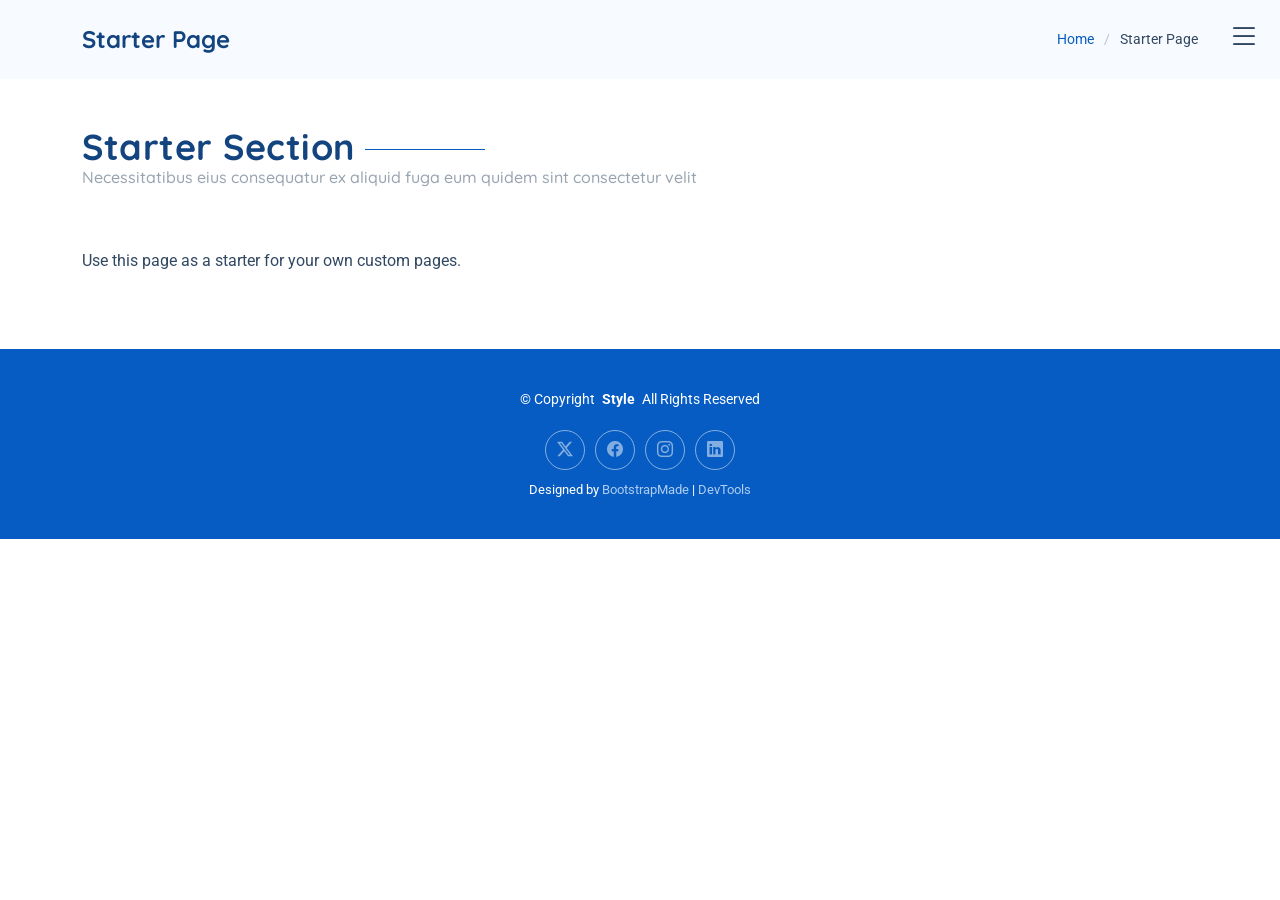
<file: starter-page.html>
<!DOCTYPE html>
<html lang="en">

<head>
  <meta charset="utf-8">
  <meta content="width=device-width, initial-scale=1.0" name="viewport">
  <title>Starter Page - Style Bootstrap Template</title>
  <meta name="description" content="">
  <meta name="keywords" content="">

  <!-- Favicons -->
  <link href="assets/img/favicon.png" rel="icon">
  <link href="assets/img/apple-touch-icon.png" rel="apple-touch-icon">

  <!-- Fonts -->
  <link href="https://fonts.googleapis.com" rel="preconnect">
  <link href="https://fonts.gstatic.com" rel="preconnect" crossorigin>
  <link href="https://fonts.googleapis.com/css2?family=Roboto:ital,wght@0,100;0,300;0,400;0,500;0,700;0,900;1,100;1,300;1,400;1,500;1,700;1,900&family=Open+Sans:ital,wght@0,300;0,400;0,500;0,600;0,700;0,800;1,300;1,400;1,500;1,600;1,700;1,800&family=Quicksand:wght@300;400;500;600;700&display=swap" rel="stylesheet">

  <!-- Vendor CSS Files -->
  <link href="assets/vendor/bootstrap/css/bootstrap.min.css" rel="stylesheet">
  <link href="assets/vendor/bootstrap-icons/bootstrap-icons.css" rel="stylesheet">
  <link href="assets/vendor/aos/aos.css" rel="stylesheet">
  <link href="assets/vendor/glightbox/css/glightbox.min.css" rel="stylesheet">
  <link href="assets/vendor/swiper/swiper-bundle.min.css" rel="stylesheet">

  <!-- Main CSS File -->
  <link href="assets/css/main.css" rel="stylesheet">

  <!-- =======================================================
  * Template Name: Style
  * Template URL: https://bootstrapmade.com/style-bootstrap-portfolio-template/
  * Updated: Jul 02 2025 with Bootstrap v5.3.7
  * Author: BootstrapMade.com
  * License: https://bootstrapmade.com/license/
  ======================================================== -->
</head>

<body class="starter-page-page">

  <header id="header" class="header d-flex align-items-center fixed-top">
    <div class="container-fluid position-relative d-flex align-items-center justify-content-between">

      <a href="index.html" class="logo d-flex align-items-center">
        <!-- Uncomment the line below if you also wish to use an image logo -->
        <!-- <img src="assets/img/logo.webp" alt=""> -->
        <!-- Uncomment the line below if you also wish to use an text logo -->
        <!-- <h1 class="sitename">Style</h1>  -->
      </a>

      <nav id="navmenu" class="navmenu">

        <div class="profile-img">
          <img src="assets/img/profile/profile-square-1.webp" alt="" class="img-fluid rounded-circle">
        </div>

        <a href="index.html" class="logo d-flex align-items-center justify-content-center">
          <!-- Uncomment the line below if you also wish to use an image logo -->
          <!-- <img src="assets/img/logo.webp" alt=""> -->
          <h1 class="sitename">Alex Smith</h1>
        </a>

        <div class="social-links text-center">
          <a href="#" class="twitter"><i class="bi bi-twitter-x"></i></a>
          <a href="#" class="facebook"><i class="bi bi-facebook"></i></a>
          <a href="#" class="instagram"><i class="bi bi-instagram"></i></a>
          <a href="#" class="google-plus"><i class="bi bi-skype"></i></a>
          <a href="#" class="linkedin"><i class="bi bi-linkedin"></i></a>
        </div>

        <ul>
          <li><a href="#hero">Home</a></li>
          <li><a href="#about">About</a></li>
          <li><a href="#resume">Resume</a></li>
          <li><a href="#portfolio">Portfolio</a></li>
          <li><a href="#services">Services</a></li>
          <li class="dropdown"><a href="#"><span>Dropdown</span> <i class="bi bi-chevron-down toggle-dropdown"></i></a>
            <ul>
              <li><a href="#">Dropdown 1</a></li>
              <li class="dropdown"><a href="#"><span>Deep Dropdown</span> <i class="bi bi-chevron-down toggle-dropdown"></i></a>
                <ul>
                  <li><a href="#">Deep Dropdown 1</a></li>
                  <li><a href="#">Deep Dropdown 2</a></li>
                  <li><a href="#">Deep Dropdown 3</a></li>
                  <li><a href="#">Deep Dropdown 4</a></li>
                  <li><a href="#">Deep Dropdown 5</a></li>
                </ul>
              </li>
              <li><a href="#">Dropdown 2</a></li>
              <li><a href="#">Dropdown 3</a></li>
              <li><a href="#">Dropdown 4</a></li>
            </ul>
          </li>
          <li><a href="#contact">Contact</a></li>
        </ul>
        <i class="mobile-nav-toggle d-xl-none bi bi-list"></i>
      </nav>

    </div>
  </header>

  <main class="main">

    <!-- Page Title -->
    <div class="page-title light-background">
      <div class="container d-lg-flex justify-content-between align-items-center">
        <h1 class="mb-2 mb-lg-0">Starter Page</h1>
        <nav class="breadcrumbs">
          <ol>
            <li><a href="index.html">Home</a></li>
            <li class="current">Starter Page</li>
          </ol>
        </nav>
      </div>
    </div><!-- End Page Title -->

    <!-- Starter Section Section -->
    <section id="starter-section" class="starter-section section">

      <!-- Section Title -->
      <div class="container section-title">
        <h2>Starter Section</h2>
        <p>Necessitatibus eius consequatur ex aliquid fuga eum quidem sint consectetur velit</p>
      </div><!-- End Section Title -->

      <div class="container" data-aos="fade-up">
        <p>Use this page as a starter for your own custom pages.</p>
      </div>

    </section><!-- /Starter Section Section -->

  </main>

  <footer id="footer" class="footer dark-background">

    <div class="container">
      <div class="copyright text-center ">
        <p>© <span>Copyright</span> <strong class="px-1 sitename">Style</strong> <span>All Rights Reserved</span></p>
      </div>
      <div class="social-links d-flex justify-content-center">
        <a href=""><i class="bi bi-twitter-x"></i></a>
        <a href=""><i class="bi bi-facebook"></i></a>
        <a href=""><i class="bi bi-instagram"></i></a>
        <a href=""><i class="bi bi-linkedin"></i></a>
      </div>
      <div class="credits">
        <!-- All the links in the footer should remain intact. -->
        <!-- You can delete the links only if you've purchased the pro version. -->
        <!-- Licensing information: https://bootstrapmade.com/license/ -->
        <!-- Purchase the pro version with working PHP/AJAX contact form: [buy-url] -->
        Designed by <a href="https://bootstrapmade.com/">BootstrapMade</a> | <a href="https://bootstrapmade.com/tools/">DevTools</a>
      </div>
    </div>

  </footer>

  <!-- Scroll Top -->
  <a href="#" id="scroll-top" class="scroll-top d-flex align-items-center justify-content-center"><i class="bi bi-arrow-up-short"></i></a>

  <!-- Vendor JS Files -->
  <script src="assets/vendor/bootstrap/js/bootstrap.bundle.min.js"></script>
  <script src="assets/vendor/php-email-form/validate.js"></script>
  <script src="assets/vendor/aos/aos.js"></script>
  <script src="assets/vendor/purecounter/purecounter_vanilla.js"></script>
  <script src="assets/vendor/typed.js/typed.umd.js"></script>
  <script src="assets/vendor/waypoints/noframework.waypoints.js"></script>
  <script src="assets/vendor/glightbox/js/glightbox.min.js"></script>
  <script src="assets/vendor/imagesloaded/imagesloaded.pkgd.min.js"></script>
  <script src="assets/vendor/isotope-layout/isotope.pkgd.min.js"></script>
  <script src="assets/vendor/swiper/swiper-bundle.min.js"></script>

  <!-- Main JS File -->
  <script src="assets/js/main.js"></script>

</body>

</html>
</file>
<file: assets/css/virtual-assistant.css>
:root {
  --va-ink: #202c29;
  --va-muted: #65716d;
  --va-green: #315d4d;
  --va-green-dark: #234537;
  --va-lime: #d7ed9b;
  --va-paper: #fbfaf6;
  --va-line: #e8e7df;
}

html {
  scroll-behavior: smooth;
}

body {
  color: var(--va-ink);
  background: var(--va-paper);
  font-family: "DM Sans", sans-serif;
}

h1,
h2,
h3,
h4,
.va-brand {
  font-family: "Manrope", sans-serif;
}

.section {
  padding: 92px 0;
  scroll-margin-top: 82px;
}

#header.va-header {
  position: fixed;
  z-index: 997;
  top: 0;
  right: 0;
  left: 0;
  height: 78px;
  padding: 0;
  background: rgba(251, 250, 246, 0.96);
  border-bottom: 1px solid rgba(32, 44, 41, 0.08);
  backdrop-filter: blur(14px);
}

.va-header > .container {
  height: 100%;
}

.va-brand {
  color: var(--va-ink);
  font-size: 23px;
  font-weight: 800;
  letter-spacing: -1.2px;
  text-decoration: none;
}

.va-brand span {
  color: #e99372;
}

#navmenu.va-navmenu {
  position: static;
  z-index: auto;
  width: auto;
  overflow: visible;
  background: transparent;
  transition: none;
}

.va-navmenu ul {
  display: flex;
  align-items: center;
  gap: 25px;
  margin: 0;
  padding: 0;
  overflow: visible;
  list-style: none;
}

.va-navmenu li {
  margin: 0;
}

.va-navmenu a,
.va-navmenu a:focus {
  display: inline-flex;
  align-items: center;
  padding: 10px 0;
  color: #59665f;
  font-family: "DM Sans", sans-serif;
  font-size: 12px;
  font-weight: 600;
  text-decoration: none;
  white-space: nowrap;
}

.va-navmenu a:hover,
.va-navmenu a.active {
  color: var(--va-green);
}

.va-navmenu a.nav-contact {
  gap: 8px;
  padding: 11px 17px;
  color: #fff;
  background: var(--va-green);
  border-radius: 4px;
}

.va-navmenu a.nav-contact:hover {
  color: #fff;
  background: var(--va-green-dark);
}

.va-navmenu a.nav-contact i {
  display: inline;
  width: auto;
  height: auto;
  margin: 0;
  color: inherit;
  background: transparent;
}

.mobile-nav-toggle {
  display: none !important;
}

.va-hero {
  position: relative;
  display: block;
  min-height: 0;
  padding: 132px 0 30px;
  overflow: hidden;
  background: #f0f2e9;
}

.va-hero::before {
  display: none;
}

.va-hero > .container {
  position: relative;
  z-index: 2;
  max-width: 1120px;
}

.portrait-card {
  position: relative;
  width: min(100%, 410px);
  height: 465px;
  margin: 0 auto;
  padding: 0 20px 20px 0;
}

.portrait-card::before {
  position: absolute;
  top: 20px;
  right: 0;
  bottom: 0;
  left: 20px;
  background: var(--va-lime);
  border-radius: 190px 190px 8px 8px;
  content: "";
}

.portrait-card > img {
  position: relative;
  z-index: 1;
  width: 100%;
  height: 100%;
  object-fit: cover;
  object-position: center 26%;
  border-radius: 190px 190px 8px 8px;
}

.portrait-caption {
  position: absolute;
  z-index: 2;
  right: -14px;
  bottom: 47px;
  display: flex;
  align-items: center;
  gap: 11px;
  padding: 13px 17px;
  background: #fff;
  border-radius: 6px;
  box-shadow: 0 12px 35px rgba(32, 44, 41, 0.12);
}

.caption-icon {
  display: grid;
  width: 35px;
  height: 35px;
  place-items: center;
  color: var(--va-green);
  background: #edf2e8;
  border-radius: 50%;
}

.portrait-caption strong,
.portrait-caption small {
  display: block;
  white-space: nowrap;
}

.portrait-caption strong {
  font-size: 11px;
}

.portrait-caption small {
  margin-top: 3px;
  color: var(--va-muted);
  font-size: 9px;
}

.portrait-sparkle {
  position: absolute;
  z-index: 2;
  top: 15px;
  right: -13px;
  color: #dd8663;
  font-size: 32px;
}

.hero-copy {
  padding-left: 35px;
}

.eyebrow,
.section-kicker {
  display: inline-flex;
  align-items: center;
  gap: 9px;
  color: var(--va-green);
  font-size: 10px;
  font-weight: 700;
  letter-spacing: 1.4px;
  text-transform: uppercase;
}

.availability-dot {
  width: 8px;
  height: 8px;
  background: #79a66b;
  border-radius: 50%;
  box-shadow: 0 0 0 4px rgba(121, 166, 107, 0.14);
}

.va-hero h1 {
  max-width: 650px;
  margin: 22px 0 18px;
  color: var(--va-ink);
  font-size: clamp(52px, 6vw, 78px);
  font-weight: 700;
  letter-spacing: -4px;
  line-height: 1.05;
}

.va-hero h1 span {
  display: block;
  color: var(--va-green);
}

.hero-description {
  max-width: 520px;
  margin: 0;
  color: var(--va-muted);
  font-size: 15px;
  line-height: 1.85;
}

.hero-service-tags {
  display: flex;
  flex-wrap: wrap;
  gap: 8px;
  margin-top: 22px;
}

.hero-service-tags span {
  display: inline-flex;
  align-items: center;
  gap: 6px;
  padding: 8px 11px;
  color: var(--va-green-dark);
  background: rgba(255, 255, 255, 0.78);
  border: 1px solid rgba(49, 93, 77, 0.1);
  border-radius: 4px;
  font-size: 10px;
  font-weight: 600;
}

.hero-service-tags i {
  color: #739360;
  font-size: 12px;
}

.hero-actions {
  display: flex;
  align-items: center;
  flex-wrap: wrap;
  gap: 22px;
  margin-top: 27px;
}

.button {
  display: inline-flex;
  min-height: 52px;
  align-items: center;
  justify-content: center;
  gap: 11px;
  padding: 0 20px;
  border: 0;
  border-radius: 4px;
  font-size: 12px;
  font-weight: 700;
  text-decoration: none;
  transition: transform 0.2s ease, background 0.2s ease;
}

.button:hover {
  transform: translateY(-2px);
}

.button-primary {
  color: #fff;
  background: var(--va-green);
}

.button-primary:hover {
  color: #fff;
  background: var(--va-green-dark);
}

.text-link {
  display: inline-flex;
  align-items: center;
  gap: 8px;
  color: var(--va-green);
  font-size: 12px;
  font-weight: 700;
  text-decoration: none;
}

.text-link:hover {
  color: #b76d50;
}

.hero-signoff {
  display: flex;
  align-items: center;
  gap: 9px;
  margin: 24px 0 0;
  color: var(--va-muted);
  font-size: 11px;
}

.hero-signoff span {
  width: 24px;
  height: 1px;
  background: #b7c1af;
}

.hero-highlight-row {
  display: grid;
  grid-template-columns: repeat(3, 1fr);
  margin-top: 28px;
  padding-top: 20px;
  border-top: 1px solid rgba(32, 44, 41, 0.14);
}

.hero-highlight-row > div {
  display: flex;
  align-items: center;
  justify-content: center;
  gap: 9px;
  color: #52635a;
  font-size: 11px;
  font-weight: 600;
}

.hero-highlight-row > div + div {
  border-left: 1px solid rgba(32, 44, 41, 0.14);
}

.hero-highlight-row i {
  color: var(--va-green);
  font-size: 16px;
}

.tools-section {
  background: #fbfaf6;
}

.section-heading {
  max-width: 670px;
  margin: 0 auto 34px;
  text-align: center;
}

.section-heading h2,
.process-heading h2,
.faq-intro h2,
.contact-panel h2 {
  margin: 11px 0 10px;
  color: var(--va-ink);
  font-size: clamp(31px, 4vw, 46px);
  font-weight: 700;
  letter-spacing: -1.8px;
  line-height: 1.18;
}

.section-heading p,
.process-heading > p,
.faq-intro > p {
  margin: 0;
  color: var(--va-muted);
  font-size: 13px;
  line-height: 1.8;
}

.tools-grid {
  display: grid;
  grid-template-columns: repeat(5, minmax(0, 1fr));
  gap: 12px;
  margin: 0;
  padding: 0;
  list-style: none;
}

.tool-card {
  display: flex;
  min-height: 86px;
  align-items: center;
  gap: 12px;
  padding: 14px;
  color: var(--va-ink);
  background: #fff;
  border: 1px solid var(--va-line);
  border-radius: 6px;
  box-shadow: 0 5px 16px rgba(32, 44, 41, 0.035);
  font-size: 11px;
  font-weight: 700;
  line-height: 1.35;
  transition: transform 0.2s ease, box-shadow 0.2s ease;
}

.tool-card:hover {
  transform: translateY(-3px);
  box-shadow: 0 10px 22px rgba(32, 44, 41, 0.08);
}

.tool-icon {
  display: grid;
  width: 38px;
  height: 38px;
  flex: 0 0 38px;
  place-items: center;
  color: var(--va-green);
  background: #edf2e8;
  border-radius: 5px;
  font-size: 16px;
}

.about-section {
  background: #fff;
}

.about-section .section-heading {
  max-width: none;
  margin: 0 0 34px;
  text-align: left;
}

.about-section .section-heading h2 {
  max-width: 620px;
}

.about-section .section-heading > div:last-child p {
  margin: 0 0 4px;
  color: var(--va-muted);
  font-size: 13px;
  line-height: 1.8;
}

.about-panel {
  overflow: hidden;
  background: #f3f2eb;
  border-radius: 7px;
}

.about-panel-intro {
  padding: 36px;
  color: #fff;
  background: var(--va-green);
}

.about-mark {
  display: grid;
  width: 42px;
  height: 42px;
  place-items: center;
  color: var(--va-green-dark);
  background: var(--va-lime);
  border-radius: 50%;
}

.about-panel-intro h3 {
  max-width: 340px;
  margin: 22px 0 12px;
  color: #fff;
  font-size: 25px;
  font-weight: 700;
  letter-spacing: -0.8px;
  line-height: 1.3;
}

.about-panel-intro p {
  margin: 0 0 20px;
  color: rgba(255, 255, 255, 0.78);
  font-size: 12px;
  line-height: 1.8;
}

.text-link-light {
  color: var(--va-lime);
}

.text-link-light:hover {
  color: #fff;
}

.about-values {
  padding: 26px 38px;
}

.value-item {
  display: flex;
  gap: 19px;
  padding: 16px 0;
  border-bottom: 1px solid #deded5;
}

.value-item:last-child {
  border: 0;
}

.value-item > span {
  padding-top: 2px;
  color: #9aa795;
  font-size: 11px;
  font-weight: 700;
}

.value-item h3 {
  margin: 0 0 6px;
  color: var(--va-ink);
  font-size: 14px;
  font-weight: 700;
}

.value-item p {
  margin: 0;
  color: var(--va-muted);
  font-size: 11px;
  line-height: 1.7;
}

.services-section {
  background: var(--va-paper);
}

.services-section .section-heading {
  max-width: none;
  margin: 0 0 34px;
  text-align: left;
}

.services-section .section-heading h2 {
  max-width: 600px;
}

.services-section .section-heading > div:last-child p {
  margin: 0 0 4px;
  color: var(--va-muted);
  font-size: 13px;
  line-height: 1.8;
}

.service-card {
  position: relative;
  display: flex;
  min-height: 250px;
  height: 100%;
  flex-direction: column;
  align-items: flex-start;
  padding: 24px;
  background: #fff;
  border: 1px solid var(--va-line);
  border-radius: 6px;
  transition: transform 0.2s ease, box-shadow 0.2s ease;
}

.service-card:hover {
  transform: translateY(-3px);
  box-shadow: 0 12px 28px rgba(32, 44, 41, 0.07);
}

.service-icon {
  display: grid;
  width: 42px;
  height: 42px;
  place-items: center;
  color: var(--va-green);
  background: #edf2e8;
  border-radius: 6px;
  font-size: 18px;
}

.service-number {
  position: absolute;
  top: 29px;
  right: 24px;
  color: #9aa795;
  font-size: 10px;
  font-weight: 700;
}

.service-card h3 {
  margin: 18px 0 8px;
  color: var(--va-ink);
  font-size: 16px;
  font-weight: 700;
  letter-spacing: -0.4px;
}

.service-card p {
  margin: 0 0 16px;
  color: var(--va-muted);
  font-size: 11px;
  line-height: 1.75;
}

.service-note {
  margin-top: auto;
  color: #89958b;
  font-size: 10px;
  font-weight: 600;
}

.service-card-highlight {
  background: #f2e9df;
  border-color: #f2e9df;
}

.service-card-highlight .service-icon {
  color: #9f624a;
  background: #f8d7c6;
}

.service-card-highlight .text-link {
  margin-top: auto;
}

.sample-work-section {
  background: #f1f0e9;
}

.sample-work-section .section-heading {
  max-width: 700px;
}

.sample-work-card {
  height: 100%;
  overflow: hidden;
  background: #fff;
  border: 1px solid var(--va-line);
  border-radius: 6px;
  transition: transform 0.2s ease, box-shadow 0.2s ease;
}

.sample-work-card:hover {
  transform: translateY(-3px);
  box-shadow: 0 12px 28px rgba(32, 44, 41, 0.08);
}

.sample-work-preview {
  min-height: 204px;
  padding: 18px 20px 14px;
  background: #edf2e8;
}

.tracker-preview {
  background: #f3eadf;
}

.research-preview {
  background: #e9eee9;
}

.sample-preview-top,
.sample-inbox-row,
.sample-preview-foot,
.sample-tracker-head,
.sample-tracker-row,
.sample-research-option {
  display: flex;
  align-items: center;
}

.sample-preview-top {
  justify-content: space-between;
  margin-bottom: 17px;
  color: var(--va-green-dark);
  font-size: 9px;
  font-weight: 800;
  letter-spacing: 0.08em;
}

.sample-preview-top i {
  font-size: 14px;
}

.sample-inbox-row {
  gap: 8px;
  min-height: 29px;
  padding: 0 9px;
  color: #53615a;
  background: rgba(255, 255, 255, 0.8);
  border-bottom: 1px solid #edf0e9;
  font-size: 9px;
}

.sample-inbox-dot {
  width: 6px;
  height: 6px;
  flex: 0 0 6px;
  background: #87a66e;
  border-radius: 50%;
}

.sample-inbox-tag {
  margin-left: auto;
  color: #667d56;
  font-size: 7px;
  font-weight: 800;
}

.sample-preview-foot {
  gap: 6px;
  margin-top: 12px;
  color: #52635a;
  font-size: 9px;
  font-weight: 600;
}

.sample-preview-foot i {
  color: var(--va-green);
  font-size: 12px;
}

.sample-tracker-head,
.sample-tracker-row {
  display: grid;
  grid-template-columns: 1.1fr 0.9fr 1fr;
  align-items: center;
  gap: 5px;
}

.sample-tracker-head {
  min-height: 23px;
  padding: 0 8px;
  color: #8d7b6c;
  font-size: 7px;
  font-weight: 800;
}

.sample-tracker-row {
  min-height: 29px;
  padding: 0 8px;
  color: #59645d;
  background: rgba(255, 255, 255, 0.82);
  border-bottom: 1px solid #f1ece5;
  font-size: 8px;
}

.sample-status {
  width: fit-content;
  padding: 3px 5px;
  border-radius: 10px;
  font-size: 6px;
  font-weight: 800;
}

.status-new {
  color: #8b654b;
  background: #f6e5d5;
}

.status-follow {
  color: #617248;
  background: #e9efdb;
}

.status-done {
  color: #4b7560;
  background: #e1eee5;
}

.sample-research-title {
  margin: 0 0 8px;
  color: var(--va-ink);
  font-family: "Manrope", sans-serif;
  font-size: 13px;
  font-weight: 700;
}

.sample-research-option {
  gap: 9px;
  min-height: 39px;
  margin-top: 6px;
  padding: 0 9px;
  color: var(--va-green);
  background: rgba(255, 255, 255, 0.82);
}

.sample-research-icon {
  font-size: 16px;
}

.sample-research-option strong,
.sample-research-option small {
  display: block;
}

.sample-research-option strong {
  color: #46534b;
  font-size: 9px;
}

.sample-research-option small {
  margin-top: 2px;
  color: #849087;
  font-size: 8px;
}

.sample-research-option > i:last-child {
  margin-left: auto;
  font-size: 10px;
}

.sample-work-copy {
  padding: 19px 20px 22px;
}

.sample-work-type {
  color: #82916f;
  font-size: 8px;
  font-weight: 800;
  letter-spacing: 0.09em;
}

.sample-work-copy h3 {
  margin: 8px 0 7px;
  color: var(--va-ink);
  font-size: 15px;
  font-weight: 700;
}

.sample-work-copy p {
  margin: 0;
  color: var(--va-muted);
  font-size: 11px;
  line-height: 1.75;
}

.process-section {
  background: #f1f0e9;
}

.process-heading {
  max-width: 620px;
  margin: 0 auto 42px;
  text-align: center;
}

.process-heading > p {
  margin-top: 12px;
}

.process-steps {
  position: relative;
}

.process-steps::before {
  position: absolute;
  top: 28px;
  right: 16%;
  left: 16%;
  height: 1px;
  background: #d5d8ce;
  content: "";
}

.process-card {
  position: relative;
  z-index: 1;
  padding: 0 18px;
  text-align: center;
}

.step-number {
  display: inline-grid;
  width: 56px;
  height: 56px;
  place-items: center;
  color: var(--va-green);
  background: var(--va-lime);
  border: 7px solid #f1f0e9;
  border-radius: 50%;
  font-size: 11px;
  font-weight: 800;
}

.process-card h3 {
  margin: 15px 0 8px;
  color: var(--va-ink);
  font-size: 15px;
  font-weight: 700;
}

.process-card p {
  max-width: 280px;
  margin: 0 auto;
  color: var(--va-muted);
  font-size: 11px;
  line-height: 1.75;
}

.faq-section {
  background: #fff;
}

.faq-intro h2 {
  max-width: 390px;
}

.faq-intro > p {
  margin-top: 13px;
}

.faq-intro .text-link {
  margin-top: 19px;
}

.faq-list {
  border-top: 1px solid var(--va-line);
}

.faq-item {
  border-bottom: 1px solid var(--va-line);
}

.faq-header {
  display: flex;
  align-items: center;
  justify-content: space-between;
  gap: 15px;
  margin: 0;
  padding: 19px 0;
  color: var(--va-ink);
  cursor: pointer;
  font-size: 13px;
  font-weight: 700;
}

.faq-header i {
  flex: 0 0 auto;
  color: var(--va-green);
  font-size: 18px;
  transition: transform 0.2s ease;
}

.faq-active .faq-header i {
  transform: rotate(45deg);
}

.faq-content {
  display: none;
  padding: 0 30px 19px 0;
}

.faq-active .faq-content {
  display: block;
}

.faq-content p {
  margin: 0;
  color: var(--va-muted);
  font-size: 12px;
  line-height: 1.8;
}

.contact-section {
  padding-top: 20px;
  background: #fff;
}

.contact-panel {
  position: relative;
  overflow: hidden;
  min-height: 260px;
  padding: 42px;
  color: #fff;
  background: var(--va-green);
  border-radius: 8px;
}

.contact-panel .section-kicker {
  color: var(--va-lime);
}

.contact-panel h2 {
  max-width: 600px;
  color: #fff;
}

.contact-panel > .col-lg-7 > p {
  max-width: 510px;
  margin: 12px 0 0;
  color: rgba(255, 255, 255, 0.78);
  font-size: 12px;
  line-height: 1.8;
}

.contact-action {
  position: relative;
  z-index: 1;
  display: flex;
  flex-direction: column;
  align-items: flex-start;
  gap: 13px;
}

.button-light {
  color: var(--va-ink);
  background: #fff;
}

.button-light:hover {
  color: var(--va-green-dark);
  background: var(--va-lime);
}

.contact-action > span {
  color: rgba(255, 255, 255, 0.78);
  font-size: 10px;
}

.contact-action > span i {
  margin-right: 4px;
}

.contact-decoration {
  position: absolute;
  right: -18px;
  bottom: -83px;
  color: rgba(255, 255, 255, 0.07);
  font-size: 240px;
  line-height: 1;
}

.va-footer {
  padding: 38px 0 18px;
  background: #fff;
}

.footer-inner {
  display: grid;
  grid-template-columns: auto 1fr auto;
  align-items: center;
  gap: 14px 22px;
}

.footer-inner > p {
  margin: 0;
  color: var(--va-muted);
  font-size: 11px;
}

.footer-email {
  color: var(--va-green);
  font-size: 12px;
  font-weight: 700;
  text-decoration: none;
}

.footer-bottom {
  display: flex;
  grid-column: 1 / -1;
  justify-content: space-between;
  margin-top: 16px;
  padding-top: 15px;
  color: var(--va-muted);
  border-top: 1px solid var(--va-line);
  font-size: 10px;
}

.scroll-top {
  right: 20px;
  bottom: 20px;
  width: 42px;
  height: 42px;
  color: #fff;
  background: var(--va-green);
  border-radius: 50%;
}

.scroll-top:hover {
  color: #fff;
  background: var(--va-green-dark);
}

@media (max-width: 1199px) {
  .mobile-nav-toggle {
    position: fixed !important;
    top: 20px;
    right: 20px;
    z-index: 1000;
    display: block !important;
    color: var(--va-ink);
    font-size: 27px;
    line-height: 1;
    background: transparent;
    border: 0;
    cursor: pointer;
  }

  #navmenu.va-navmenu {
    position: fixed;
    top: 0;
    right: -320px;
    bottom: 0;
    z-index: 999;
    width: min(320px, 86vw);
    padding: 75px 24px 25px;
    overflow-y: auto;
    background: var(--va-green-dark);
    transition: right 0.25s ease;
  }

  .va-navmenu ul {
    display: flex;
    align-items: stretch;
    flex-direction: column;
    gap: 4px;
  }

  .va-navmenu a,
  .va-navmenu a:focus {
    display: flex;
    padding: 12px 10px;
    color: rgba(255, 255, 255, 0.82);
    font-size: 14px;
  }

  .va-navmenu a:hover,
  .va-navmenu a.active {
    color: #fff;
  }

  .va-navmenu a.nav-contact {
    justify-content: center;
    margin-top: 8px;
    color: var(--va-green-dark);
    background: var(--va-lime);
  }

  .mobile-nav-active #navmenu.va-navmenu {
    right: 0;
  }

  .mobile-nav-active .mobile-nav-toggle {
    right: calc(min(320px, 86vw) + 10px);
    color: #fff;
  }

  .hero-copy {
    padding-left: 15px;
  }
}

@media (max-width: 991px) {
  .section {
    padding: 72px 0;
  }

  .va-hero {
    padding-top: 105px;
  }

  .hero-copy {
    padding: 10px 15px 0;
  }

  .portrait-card {
    max-width: 370px;
    height: 405px;
  }

  .va-hero h1 {
    font-size: clamp(54px, 9vw, 76px);
  }

  .about-section .section-heading,
  .services-section .section-heading {
    margin-bottom: 28px;
  }

  .contact-panel {
    padding: 34px;
  }
}

@media (max-width: 767px) {
  .section {
    padding: 62px 0;
  }

  .va-hero {
    padding: 96px 0 25px;
  }

  .portrait-card {
    width: min(82%, 330px);
    height: 350px;
    margin-bottom: 6px;
  }

  .portrait-card::before {
    top: 14px;
    left: 14px;
  }

  .portrait-card > img {
    border-radius: 160px 160px 8px 8px;
  }

  .portrait-caption {
    right: -24px;
    bottom: 27px;
  }

  .hero-copy {
    padding: 6px 6px 0;
  }

  .va-hero h1 {
    margin: 17px 0;
    font-size: clamp(46px, 12vw, 64px);
    letter-spacing: -2.8px;
  }

  .hero-description {
    font-size: 14px;
  }

  .hero-service-tags {
    gap: 7px;
  }

  .hero-service-tags span {
    padding: 7px 9px;
    font-size: 9px;
  }

  .hero-actions {
    gap: 15px;
  }

  .hero-highlight-row {
    grid-template-columns: 1fr;
    gap: 12px;
    justify-items: start;
    margin-top: 24px;
    padding-top: 17px;
  }

  .hero-highlight-row > div {
    justify-content: flex-start;
  }

  .hero-highlight-row > div + div {
    border-left: 0;
  }

  .section-heading {
    margin-bottom: 25px;
  }

  .section-heading h2,
  .process-heading h2,
  .faq-intro h2,
  .contact-panel h2 {
    font-size: 32px;
    letter-spacing: -1.2px;
  }

  .tools-grid {
    grid-template-columns: repeat(2, minmax(0, 1fr));
    gap: 9px;
  }

  .tool-card {
    min-height: 74px;
    gap: 9px;
    padding: 10px;
    font-size: 10px;
  }

  .tool-icon {
    width: 33px;
    height: 33px;
    flex-basis: 33px;
    font-size: 15px;
  }

  .about-section .section-heading,
  .services-section .section-heading {
    margin-bottom: 25px;
  }

  .about-panel-intro,
  .about-values {
    padding: 27px 23px;
  }

  .process-heading {
    margin-bottom: 30px;
  }

  .process-steps::before {
    display: none;
  }

  .process-card {
    padding: 0;
  }

  .contact-section {
    padding-top: 0;
  }

  .contact-panel {
    padding: 29px 23px;
  }

  .footer-inner {
    grid-template-columns: 1fr auto;
  }

  .footer-inner > p {
    grid-row: 2;
  }

  .footer-email {
    grid-column: 2;
    grid-row: 1;
  }

  .footer-bottom {
    gap: 8px;
    flex-direction: column;
  }
}

@media (prefers-reduced-motion: reduce) {
  html {
    scroll-behavior: auto;
  }

  *,
  *::before,
  *::after {
    animation-duration: 0.01ms !important;
    animation-iteration-count: 1 !important;
    transition-duration: 0.01ms !important;
  }
}
</file>
<file: assets/css/main.css>
/**
* Template Name: Style
* Template URL: https://bootstrapmade.com/style-bootstrap-portfolio-template/
* Updated: Jul 02 2025 with Bootstrap v5.3.7
* Author: BootstrapMade.com
* License: https://bootstrapmade.com/license/
*/

@charset "UTF-8";

/*--------------------------------------------------------------
# Font & Color Variables
# Help: https://bootstrapmade.com/color-system/
--------------------------------------------------------------*/
/* Fonts */
:root {
  --default-font: "Roboto",  system-ui, -apple-system, "Segoe UI", Roboto, "Helvetica Neue", Arial, "Noto Sans", "Liberation Sans", sans-serif, "Apple Color Emoji", "Segoe UI Emoji", "Segoe UI Symbol", "Noto Color Emoji";
  --heading-font: "Quicksand",  sans-serif;
  --nav-font: "Open Sans",  sans-serif;
}

/* Global Colors - The following color variables are used throughout the website. Updating them here will change the color scheme of the entire website */
:root { 
  --background-color: #ffffff; /* Background color for the entire website, including individual sections */
  --default-color: #314862; /* Default color used for the majority of the text content across the entire website */
  --heading-color: #13447f; /* Color for headings, subheadings and title throughout the website */
  --accent-color: #065cc2; /* Accent color that represents your brand on the website. It's used for buttons, links, and other elements that need to stand out */
  --surface-color: #ffffff; /* The surface color is used as a background of boxed elements within sections, such as cards, icon boxes, or other elements that require a visual separation from the global background. */
  --contrast-color: #ffffff; /* Contrast color for text, ensuring readability against backgrounds of accent, heading, or default colors. */
}

/* Nav Menu Colors - The following color variables are used specifically for the navigation menu. They are separate from the global colors to allow for more customization options */
:root {
  --nav-color: #314862;  /* The default color of the main navmenu links */
  --nav-hover-color: #065cc2; /* Applied to main navmenu links when they are hovered over or active */
  --nav-mobile-background-color: #11427d; /* Used as the background color for mobile navigation menu */
  --nav-dropdown-background-color: #065cc2; /* Used as the background color for dropdown items that appear when hovering over primary navigation items */
  --nav-dropdown-color: #acc4e0; /* Used for navigation links of the dropdown items in the navigation menu. */
  --nav-dropdown-hover-color: #ffffff; /* Similar to --nav-hover-color, this color is applied to dropdown navigation links when they are hovered over. */
}

/* Color Presets - These classes override global colors when applied to any section or element, providing reuse of the sam color scheme. */

.light-background {
  --background-color: #f7faff;
  --surface-color: #ffffff;
}

.dark-background {
  --background-color: #065cc2;
  --default-color: #ffffff;
  --heading-color: #ffffff;
  --accent-color: #afcdf1;
  --surface-color: #2973cc;
  --contrast-color: #ffffff;
}

/* Smooth scroll */
:root {
  scroll-behavior: smooth;
}

/*--------------------------------------------------------------
# General Styling & Shared Classes
--------------------------------------------------------------*/
body {
  color: var(--default-color);
  background-color: var(--background-color);
  font-family: var(--default-font);
}

a {
  color: var(--accent-color);
  text-decoration: none;
  transition: 0.3s;
}

a:hover {
  color: color-mix(in srgb, var(--accent-color), transparent 25%);
  text-decoration: none;
}

h1,
h2,
h3,
h4,
h5,
h6 {
  color: var(--heading-color);
  font-family: var(--heading-font);
}

/* PHP Email Form Messages
------------------------------*/
.php-email-form .error-message {
  display: none;
  background: #df1529;
  color: #ffffff;
  text-align: left;
  padding: 15px;
  margin-bottom: 24px;
  font-weight: 600;
}

.php-email-form .sent-message {
  display: none;
  color: #ffffff;
  background: #059652;
  text-align: center;
  padding: 15px;
  margin-bottom: 24px;
  font-weight: 600;
}

.php-email-form .loading {
  display: none;
  background: var(--surface-color);
  text-align: center;
  padding: 15px;
  margin-bottom: 24px;
}

.php-email-form .loading:before {
  content: "";
  display: inline-block;
  border-radius: 50%;
  width: 24px;
  height: 24px;
  margin: 0 10px -6px 0;
  border: 3px solid var(--accent-color);
  border-top-color: var(--surface-color);
  animation: php-email-form-loading 1s linear infinite;
}

@keyframes php-email-form-loading {
  0% {
    transform: rotate(0deg);
  }

  100% {
    transform: rotate(360deg);
  }
}

/*--------------------------------------------------------------
# Global Header
--------------------------------------------------------------*/
.header {
  --background-color: rgba(255, 255, 255, 0);
  color: var(--default-color);
  background-color: var(--background-color);
  padding: 15px 0;
  transition: all 0.5s;
  z-index: 997;
}

.header .logo {
  line-height: 1;
}

.header .logo img {
  max-height: 32px;
  margin-right: 8px;
}

.header .logo h1 {
  font-size: 30px;
  margin: 0;
  font-weight: 700;
  color: var(--heading-color);
}

/*--------------------------------------------------------------
# Navigation Menu
--------------------------------------------------------------*/
/* Navmenu */
.mobile-nav-toggle {
  color: var(--nav-color);
  position: fixed;
  top: 20px;
  right: 20px;
  font-size: 32px;
  line-height: 0;
  cursor: pointer;
  display: block !important;
  z-index: 998;
  transition: 0.3s;
}

.mobile-nav-toggle:hover {
  color: var(--nav-hover-color);
}

.navmenu {
  position: fixed;
  top: 0;
  bottom: 0;
  right: -300px;
  z-index: 997;
  transition: 0.3s;
  width: 300px;
  overflow: hidden;
}

.navmenu .profile-img img {
  margin: 15px auto;
  display: block;
  width: 160px;
  border: 8px solid color-mix(in srgb, var(--contrast-color), transparent 85%);
}

.navmenu .logo {
  line-height: 1;
  margin-bottom: 15px;
}

.navmenu .logo img {
  max-height: 32px;
  margin-right: 8px;
}

.navmenu .logo h1 {
  font-size: 24px;
  margin: 0;
  font-weight: 700;
  color: var(--contrast-color);
}

.navmenu .social-links {
  margin: 0 0 20px 0;
}

.navmenu .social-links a {
  font-size: 16px;
  display: inline-flex;
  align-items: center;
  justify-content: center;
  padding: 0;
  background: color-mix(in srgb, var(--contrast-color), transparent 90%);
  color: var(--contrast-color);
  margin: 0 2px;
  border-radius: 50%;
  width: 40px;
  height: 40px;
  transition: 0.3s;
}

.navmenu .social-links a i {
  margin: 0;
}

.navmenu .social-links a:hover {
  color: var(--contrast-color);
  background: var(--accent-color);
}

.navmenu ul {
  display: block;
  list-style: none;
  padding: 10px 0;
  margin: 0;
  overflow-y: auto;
  transition: 0.3s;
  z-index: 998;
}

.navmenu a,
.navmenu a:focus {
  color: var(--nav-dropdown-color);
  padding: 10px 20px;
  font-family: var(--nav-font);
  font-size: 17px;
  font-weight: 500;
  display: flex;
  align-items: center;
  justify-content: space-between;
  white-space: nowrap;
  transition: 0.3s;
}

.navmenu a i,
.navmenu a:focus i {
  font-size: 12px;
  line-height: 0;
  margin-left: 5px;
  width: 30px;
  height: 30px;
  display: flex;
  align-items: center;
  justify-content: center;
  border-radius: 50%;
  transition: 0.3s;
  background-color: color-mix(in srgb, var(--accent-color), transparent 90%);
}

.navmenu a i:hover,
.navmenu a:focus i:hover {
  background-color: var(--accent-color);
  color: var(--contrast-color);
}

.navmenu a:hover,
.navmenu .active,
.navmenu .active:focus {
  color: var(--nav-dropdown-hover-color);
}

.navmenu .active i,
.navmenu .active:focus i {
  background-color: var(--accent-color);
  color: var(--contrast-color);
  transform: rotate(180deg);
}

.navmenu .dropdown ul {
  position: static;
  display: none;
  z-index: 99;
  padding: 10px 0;
  margin: 10px 20px;
  box-shadow: none;
  transition: all 0.5s ease-in-out;
}

.navmenu .dropdown>.dropdown-active {
  display: block;
  background-color: var(--nav-dropdown-background-color);
  border: 1px solid color-mix(in srgb, var(--nav-dropdown-color), transparent 90%);
}

.mobile-nav-active {
  overflow: hidden;
}

.mobile-nav-active .mobile-nav-toggle {
  right: 310px;
  font-size: 36px;
}

.mobile-nav-active .navmenu {
  position: fixed;
  overflow: hidden;
  top: 0;
  bottom: 0;
  right: 0;
  background-color: var(--nav-mobile-background-color);
  transition: 0.3s;
}

/*--------------------------------------------------------------
# Global Footer
--------------------------------------------------------------*/
.footer {
  color: var(--default-color);
  background-color: var(--background-color);
  font-size: 14px;
  padding: 40px 0;
  position: relative;
}

.footer .copyright p {
  margin-bottom: 0;
}

.footer .social-links {
  margin-top: 20px;
}

.footer .social-links a {
  display: flex;
  align-items: center;
  justify-content: center;
  width: 40px;
  height: 40px;
  border-radius: 50%;
  border: 1px solid color-mix(in srgb, var(--default-color), transparent 50%);
  font-size: 16px;
  color: color-mix(in srgb, var(--default-color), transparent 50%);
  margin: 0 5px;
  transition: 0.3s;
}

.footer .social-links a:hover {
  color: var(--accent-color);
  border-color: var(--accent-color);
}

.footer .credits {
  margin-top: 10px;
  font-size: 13px;
  text-align: center;
}

/*--------------------------------------------------------------
# Scroll Top Button
--------------------------------------------------------------*/
.scroll-top {
  position: fixed;
  visibility: hidden;
  opacity: 0;
  right: 15px;
  bottom: -15px;
  z-index: 99999;
  background-color: var(--accent-color);
  width: 44px;
  height: 44px;
  border-radius: 50px;
  transition: all 0.4s;
}

.scroll-top i {
  font-size: 24px;
  color: var(--contrast-color);
  line-height: 0;
}

.scroll-top:hover {
  background-color: color-mix(in srgb, var(--accent-color), transparent 20%);
  color: var(--contrast-color);
}

.scroll-top.active {
  visibility: visible;
  opacity: 1;
  bottom: 15px;
}

/*--------------------------------------------------------------
# Disable aos animation delay on mobile devices
--------------------------------------------------------------*/
@media screen and (max-width: 768px) {
  [data-aos-delay] {
    transition-delay: 0 !important;
  }
}

/*--------------------------------------------------------------
# Global Page Titles & Breadcrumbs
--------------------------------------------------------------*/
.page-title {
  color: var(--default-color);
  background-color: var(--background-color);
  padding: 25px 0;
  position: relative;
}

.page-title h1 {
  font-size: 24px;
  font-weight: 700;
}

.page-title .breadcrumbs ol {
  display: flex;
  flex-wrap: wrap;
  list-style: none;
  padding: 0;
  margin: 0;
  font-size: 14px;
  font-weight: 400;
}

.page-title .breadcrumbs ol li+li {
  padding-left: 10px;
}

.page-title .breadcrumbs ol li+li::before {
  content: "/";
  display: inline-block;
  padding-right: 10px;
  color: color-mix(in srgb, var(--default-color), transparent 70%);
}

/*--------------------------------------------------------------
# Global Sections
--------------------------------------------------------------*/
section,
.section {
  color: var(--default-color);
  background-color: var(--background-color);
  padding: 60px 0;
  overflow: clip;
}

/*--------------------------------------------------------------
# Global Section Titles
--------------------------------------------------------------*/
.section-title {
  padding-bottom: 60px;
  position: relative;
}

.section-title h2 {
  font-size: 36px;
  font-weight: 700;
  padding: 0;
  line-height: 1px;
  margin: 0;
  letter-spacing: 0.5px;
  position: relative;
}

.section-title h2::after {
  content: "";
  width: 120px;
  height: 1px;
  display: inline-block;
  background: var(--accent-color);
  margin: 10px 10px;
}

.section-title p {
  color: color-mix(in srgb, var(--default-color), transparent 50%);
  margin: 5px 0 0 0;
  font-size: 16px;
  font-weight: 500;
  font-family: var(--heading-font);
}

/*--------------------------------------------------------------
# Hero Section
--------------------------------------------------------------*/
.hero {
  padding: 120px 0;
  position: relative;
  overflow: hidden;
  min-height: 100vh;
  display: flex;
  align-items: center;
}

.hero::before {
  content: "";
  position: absolute;
  top: 0;
  left: 0;
  right: 0;
  bottom: 0;
  background: url("../img/bg/abstract-bg-1.webp") no-repeat center center;
  background-size: cover;
  opacity: 0.08;
  z-index: 1;
}

.hero .container {
  position: relative;
  z-index: 2;
}

@media (max-width: 991px) {
  .hero .hero-content {
    padding: 60px 30px;
    text-align: center;
  }
}

@media (max-width: 576px) {
  .hero .hero-content {
    padding: 40px 20px;
  }
}

.hero .content-wrapper {
  max-width: 600px;
}

.hero .hero-title {
  font-size: 3.5rem;
  font-weight: 700;
  margin-bottom: 1.5rem;
  line-height: 1.2;
}

@media (max-width: 768px) {
  .hero .hero-title {
    font-size: 2.8rem;
  }
}

@media (max-width: 576px) {
  .hero .hero-title {
    font-size: 2.2rem;
  }
}

.hero .hero-title .typed {
  color: var(--accent-color);
  position: relative;
}

.hero .lead {
  font-size: 1.2rem;
  color: color-mix(in srgb, var(--default-color), transparent 20%);
  margin-bottom: 3rem;
  line-height: 1.6;
}

@media (max-width: 768px) {
  .hero .lead {
    font-size: 1.1rem;
    margin-bottom: 2rem;
  }
}

.hero .hero-stats {
  display: flex;
  gap: 2rem;
  margin-bottom: 3rem;
}

@media (max-width: 768px) {
  .hero .hero-stats {
    justify-content: center;
    gap: 1.5rem;
    margin-bottom: 2rem;
  }
}

@media (max-width: 576px) {
  .hero .hero-stats {
    flex-direction: column;
    gap: 1rem;
  }
}

.hero .hero-stats .stat-item {
  display: flex;
  flex-direction: column;
  align-items: center;
}

.hero .hero-stats .stat-item .purecounter {
  font-size: 2rem;
  font-weight: 700;
  color: var(--accent-color);
  line-height: 1;
}

.hero .hero-stats .stat-item .stat-label {
  font-size: 0.9rem;
  color: color-mix(in srgb, var(--default-color), transparent 40%);
  margin-top: 0.25rem;
}

.hero .hero-actions {
  display: flex;
  gap: 1rem;
  margin-bottom: 3rem;
}

@media (max-width: 768px) {
  .hero .hero-actions {
    justify-content: center;
    margin-bottom: 2rem;
  }
}

@media (max-width: 576px) {
  .hero .hero-actions {
    flex-direction: column;
    align-items: center;
  }
}

.hero .hero-actions .btn {
  padding: 12px 30px;
  font-weight: 600;
  border-radius: 50px;
  text-decoration: none;
  transition: all 0.3s ease;
}

.hero .hero-actions .btn.btn-primary {
  background-color: var(--accent-color);
  color: var(--contrast-color);
  border: 2px solid var(--accent-color);
}

.hero .hero-actions .btn.btn-primary:hover {
  background-color: transparent;
  color: var(--accent-color);
}

.hero .hero-actions .btn.btn-outline {
  background-color: transparent;
  color: var(--default-color);
  border: 2px solid color-mix(in srgb, var(--default-color), transparent 70%);
}

.hero .hero-actions .btn.btn-outline:hover {
  background-color: var(--accent-color);
  color: var(--contrast-color);
  border-color: var(--accent-color);
}

.hero .social-links {
  display: flex;
  gap: 1rem;
}

@media (max-width: 768px) {
  .hero .social-links {
    justify-content: center;
  }
}

.hero .social-links a {
  width: 45px;
  height: 45px;
  display: flex;
  align-items: center;
  justify-content: center;
  border-radius: 50%;
  background-color: var(--surface-color);
  color: var(--default-color);
  text-decoration: none;
  transition: all 0.3s ease;
  box-shadow: 0 2px 10px color-mix(in srgb, var(--default-color), transparent 90%);
}

.hero .social-links a:hover {
  background-color: var(--accent-color);
  color: var(--contrast-color);
  transform: translateY(-3px);
}

.hero .social-links a i {
  font-size: 1.2rem;
}

.hero .hero-image {
  position: relative;
  display: flex;
  align-items: center;
  justify-content: center;
  padding: 60px 30px;
}

@media (max-width: 991px) {
  .hero .hero-image {
    min-height: auto;
    padding: 40px 30px;
  }
}

.hero .image-container {
  position: relative;
  max-width: 500px;
  width: 100%;
}

.hero .hero-main-image {
  border-radius: 20px;
  box-shadow: 0 20px 60px color-mix(in srgb, var(--default-color), transparent 85%);
  position: relative;
  z-index: 2;
}

.hero .image-overlay {
  position: absolute;
  top: 20px;
  left: 20px;
  right: -20px;
  bottom: -20px;
  background: linear-gradient(45deg, var(--accent-color), color-mix(in srgb, var(--accent-color), transparent 30%));
  border-radius: 20px;
  z-index: 1;
}

.hero .floating-elements {
  position: absolute;
  top: 0;
  left: 0;
  right: 0;
  bottom: 0;
  z-index: 3;
}

.hero .floating-card {
  position: absolute;
  background-color: var(--surface-color);
  padding: 15px 20px;
  border-radius: 15px;
  box-shadow: 0 10px 30px color-mix(in srgb, var(--default-color), transparent 90%);
  display: flex;
  align-items: center;
  gap: 10px;
  white-space: nowrap;
  animation: float 6s ease-in-out infinite;
}

@media (max-width: 768px) {
  .hero .floating-card {
    padding: 10px 15px;
    font-size: 0.9rem;
  }
}

.hero .floating-card i {
  font-size: 1.5rem;
  color: var(--accent-color);
}

@media (max-width: 768px) {
  .hero .floating-card i {
    font-size: 1.2rem;
  }
}

.hero .floating-card span {
  font-weight: 600;
  color: var(--default-color);
}

.hero .floating-card.card-1 {
  top: 10%;
  left: -10%;
  animation-delay: 0s;
}

@media (max-width: 768px) {
  .hero .floating-card.card-1 {
    top: 5%;
    left: -5%;
  }
}

.hero .floating-card.card-2 {
  top: 60%;
  right: -15%;
  animation-delay: 2s;
}

@media (max-width: 768px) {
  .hero .floating-card.card-2 {
    top: 70%;
    right: -10%;
  }
}

.hero .floating-card.card-3 {
  bottom: 15%;
  left: -5%;
  animation-delay: 4s;
}

@media (max-width: 768px) {
  .hero .floating-card.card-3 {
    bottom: 10%;
    left: 0%;
  }
}

@keyframes float {

  0%,
  100% {
    transform: translateY(0px);
  }

  50% {
    transform: translateY(-20px);
  }
}

/*--------------------------------------------------------------
# About Section
--------------------------------------------------------------*/
.about .profile-image-wrapper {
  position: relative;
}

.about .profile-image-wrapper .profile-image {
  position: relative;
  width: 280px;
  height: 280px;
  margin: 0 auto 40px;
  border-radius: 50%;
  overflow: hidden;
  border: 5px solid var(--accent-color);
  box-shadow: 0 10px 30px color-mix(in srgb, var(--accent-color), transparent 80%);
}

.about .profile-image-wrapper .profile-image img {
  width: 100%;
  height: 100%;
  object-fit: cover;
}

@media (max-width: 768px) {
  .about .profile-image-wrapper .profile-image {
    width: 200px;
    height: 200px;
  }
}

.about .profile-image-wrapper .signature-section {
  text-align: center;
}

.about .profile-image-wrapper .signature-section .signature {
  max-width: 200px;
  height: auto;
  margin-bottom: 15px;
  opacity: 0.8;
}

.about .profile-image-wrapper .signature-section .quote {
  font-style: italic;
  color: color-mix(in srgb, var(--default-color), transparent 30%);
  font-size: 14px;
  margin: 0;
  max-width: 250px;
  margin: 0 auto;
}

.about .about-content .intro {
  margin-bottom: 40px;
}

.about .about-content .intro h2 {
  font-size: 2.5rem;
  margin-bottom: 20px;
  font-weight: 700;
}

@media (max-width: 768px) {
  .about .about-content .intro h2 {
    font-size: 2rem;
    text-align: center;
  }
}

.about .about-content .intro p {
  font-size: 16px;
  line-height: 1.7;
  color: color-mix(in srgb, var(--default-color), transparent 20%);
}

@media (max-width: 768px) {
  .about .about-content .intro p {
    text-align: center;
  }
}

.about .about-content .skills-grid {
  display: grid;
  grid-template-columns: repeat(auto-fit, minmax(200px, 1fr));
  gap: 20px;
  margin-bottom: 40px;
}

.about .about-content .skills-grid .skill-item {
  text-align: center;
  padding: 20px;
  border-radius: 10px;
  background: color-mix(in srgb, var(--accent-color), transparent 94%);
  border: 1px solid color-mix(in srgb, var(--accent-color), transparent 85%);
  transition: all 0.3s ease;
}

.about .about-content .skills-grid .skill-item:hover {
  transform: translateY(-5px);
  box-shadow: 0 10px 25px color-mix(in srgb, var(--accent-color), transparent 85%);
}

.about .about-content .skills-grid .skill-item .skill-icon {
  width: 60px;
  height: 60px;
  margin: 0 auto 15px;
  display: flex;
  align-items: center;
  justify-content: center;
  background: var(--accent-color);
  border-radius: 50%;
  color: var(--contrast-color);
  font-size: 24px;
}

.about .about-content .skills-grid .skill-item h4 {
  font-size: 18px;
  margin-bottom: 10px;
  color: var(--heading-color);
}

.about .about-content .skills-grid .skill-item p {
  font-size: 14px;
  color: color-mix(in srgb, var(--default-color), transparent 30%);
  margin: 0;
}

.about .about-content .journey-timeline {
  margin-bottom: 40px;
}

.about .about-content .journey-timeline .timeline-item {
  display: flex;
  align-items: center;
  margin-bottom: 20px;
  padding: 15px;
  border-left: 3px solid var(--accent-color);
  background: color-mix(in srgb, var(--surface-color), transparent 30%);
  border-radius: 0 8px 8px 0;
  transition: all 0.3s ease;
}

.about .about-content .journey-timeline .timeline-item:hover {
  background: color-mix(in srgb, var(--accent-color), transparent 95%);
  border-left-color: color-mix(in srgb, var(--accent-color), transparent 10%);
}

.about .about-content .journey-timeline .timeline-item:last-child {
  margin-bottom: 0;
}

.about .about-content .journey-timeline .timeline-item .year {
  font-weight: 700;
  color: var(--accent-color);
  font-size: 18px;
  min-width: 80px;
  margin-right: 20px;
}

.about .about-content .journey-timeline .timeline-item .description {
  color: color-mix(in srgb, var(--default-color), transparent 20%);
  font-size: 15px;
  line-height: 1.5;
}

@media (max-width: 576px) {
  .about .about-content .journey-timeline .timeline-item {
    flex-direction: column;
    align-items: flex-start;
  }

  .about .about-content .journey-timeline .timeline-item .year {
    margin-right: 0;
    margin-bottom: 8px;
  }
}

.about .about-content .cta-section .fun-fact {
  display: flex;
  align-items: center;
  justify-content: center;
  margin-bottom: 30px;
  padding: 15px 25px;
  background: color-mix(in srgb, var(--accent-color), transparent 94%);
  border-radius: 50px;
  border: 1px solid color-mix(in srgb, var(--accent-color), transparent 85%);
}

.about .about-content .cta-section .fun-fact .emoji {
  font-size: 20px;
  margin-right: 10px;
}

.about .about-content .cta-section .fun-fact .text {
  color: color-mix(in srgb, var(--default-color), transparent 20%);
  font-size: 14px;
  font-weight: 500;
}

@media (max-width: 768px) {
  .about .about-content .cta-section .fun-fact {
    justify-content: center;
    text-align: center;
  }
}

.about .about-content .cta-section .action-buttons {
  display: flex;
  gap: 15px;
  justify-content: center;
}

@media (max-width: 576px) {
  .about .about-content .cta-section .action-buttons {
    flex-direction: column;
    align-items: center;
  }
}

.about .about-content .cta-section .action-buttons .btn {
  padding: 12px 30px;
  font-weight: 600;
  border-radius: 50px;
  text-decoration: none;
  transition: all 0.3s ease;
  font-size: 15px;
}

.about .about-content .cta-section .action-buttons .btn.btn-primary {
  background: var(--accent-color);
  color: var(--contrast-color);
  border: 2px solid var(--accent-color);
}

.about .about-content .cta-section .action-buttons .btn.btn-primary:hover {
  background: color-mix(in srgb, var(--accent-color), black 10%);
  border-color: color-mix(in srgb, var(--accent-color), black 10%);
  transform: translateY(-2px);
}

.about .about-content .cta-section .action-buttons .btn.btn-outline {
  background: transparent;
  color: var(--accent-color);
  border: 2px solid var(--accent-color);
}

.about .about-content .cta-section .action-buttons .btn.btn-outline:hover {
  background: var(--accent-color);
  color: var(--contrast-color);
  transform: translateY(-2px);
}

@media (max-width: 992px) {
  .about .profile-image-wrapper {
    margin-bottom: 40px;
  }
}

/*--------------------------------------------------------------
# Skills Section
--------------------------------------------------------------*/
.skills .skills-grid .skill-card {
  background: linear-gradient(135deg, var(--surface-color) 0%, color-mix(in srgb, var(--surface-color), var(--accent-color) 5%) 100%);
  border-radius: 15px;
  padding: 30px;
  height: 100%;
  position: relative;
  overflow: hidden;
  border: 1px solid color-mix(in srgb, var(--accent-color), transparent 85%);
  transition: all 0.3s ease;
}

.skills .skills-grid .skill-card:before {
  content: "";
  position: absolute;
  top: 0;
  left: 0;
  width: 100%;
  height: 3px;
  background: linear-gradient(90deg, var(--accent-color), color-mix(in srgb, var(--accent-color), var(--heading-color) 30%));
}

.skills .skills-grid .skill-card:hover {
  transform: translateY(-10px);
  box-shadow: 0 20px 40px color-mix(in srgb, var(--accent-color), transparent 80%);
  border-color: color-mix(in srgb, var(--accent-color), transparent 60%);
}

.skills .skills-grid .skill-card .skill-header {
  display: flex;
  align-items: center;
  margin-bottom: 25px;
  gap: 15px;
}

.skills .skills-grid .skill-card .skill-header i {
  font-size: 28px;
  color: var(--accent-color);
  width: 50px;
  height: 50px;
  display: flex;
  align-items: center;
  justify-content: center;
  background: color-mix(in srgb, var(--accent-color), transparent 90%);
  border-radius: 12px;
}

.skills .skills-grid .skill-card .skill-header h3 {
  font-size: 20px;
  margin: 0;
  color: var(--heading-color);
}

.skills .skills-grid .skill-card .skill-item {
  margin-bottom: 20px;
}

.skills .skills-grid .skill-card .skill-item:last-child {
  margin-bottom: 0;
}

.skills .skills-grid .skill-card .skill-item .skill-info {
  display: flex;
  justify-content: space-between;
  align-items: center;
  margin-bottom: 8px;
}

.skills .skills-grid .skill-card .skill-item .skill-info .skill-name {
  font-weight: 600;
  color: var(--heading-color);
  font-size: 15px;
}

.skills .skills-grid .skill-card .skill-item .skill-info .skill-percentage {
  font-size: 14px;
  font-weight: 700;
  color: var(--accent-color);
}

.skills .skills-grid .skill-card .skill-item .skill-bar {
  height: 6px;
  background: color-mix(in srgb, var(--default-color), transparent 92%);
  border-radius: 10px;
  overflow: hidden;
  position: relative;
}

.skills .skills-grid .skill-card .skill-item .skill-bar .progress-bar {
  height: 100%;
  background: linear-gradient(45deg, var(--accent-color), color-mix(in srgb, var(--accent-color), var(--heading-color) 20%));
  border-radius: 10px;
  width: 0;
  transition: width 1.8s cubic-bezier(0.4, 0, 0.2, 1);
  position: relative;
}

.skills .skills-grid .skill-card .skill-item .skill-bar .progress-bar:after {
  content: "";
  position: absolute;
  top: 0;
  left: 0;
  right: 0;
  bottom: 0;
  background: linear-gradient(90deg, transparent, rgba(255, 255, 255, 0.3), transparent);
  animation: shimmer 2s infinite;
}

.skills .skills-summary {
  background: var(--surface-color);
  padding: 40px 30px;
  border-radius: 15px;
  height: fit-content;
  position: sticky;
  top: 20px;
  box-shadow: 0 10px 30px color-mix(in srgb, var(--default-color), transparent 90%);
}

.skills .skills-summary h3 {
  color: var(--heading-color);
  margin-bottom: 20px;
  font-size: 24px;
}

.skills .skills-summary p {
  color: color-mix(in srgb, var(--default-color), transparent 20%);
  margin-bottom: 30px;
  line-height: 1.6;
}

.skills .skills-summary .summary-stats {
  margin-bottom: 30px;
}

.skills .skills-summary .summary-stats .stat-item {
  display: flex;
  align-items: center;
  margin-bottom: 20px;
  gap: 15px;
}

.skills .skills-summary .summary-stats .stat-item:last-child {
  margin-bottom: 0;
}

.skills .skills-summary .summary-stats .stat-item .stat-circle {
  width: 50px;
  height: 50px;
  border-radius: 50%;
  background: linear-gradient(135deg, var(--accent-color), color-mix(in srgb, var(--accent-color), var(--heading-color) 30%));
  display: flex;
  align-items: center;
  justify-content: center;
  flex-shrink: 0;
}

.skills .skills-summary .summary-stats .stat-item .stat-circle i {
  color: var(--contrast-color);
  font-size: 20px;
}

.skills .skills-summary .summary-stats .stat-item .stat-info .stat-number {
  display: block;
  font-size: 24px;
  font-weight: 700;
  color: var(--heading-color);
  line-height: 1;
}

.skills .skills-summary .summary-stats .stat-item .stat-info .stat-label {
  font-size: 14px;
  color: color-mix(in srgb, var(--default-color), transparent 30%);
}

.skills .skills-summary .skills-badges h4 {
  color: var(--heading-color);
  margin-bottom: 15px;
  font-size: 18px;
}

.skills .skills-summary .skills-badges .badge-list {
  display: flex;
  flex-wrap: wrap;
  gap: 10px;
}

.skills .skills-summary .skills-badges .badge-list .skill-badge {
  background: linear-gradient(45deg, var(--accent-color), color-mix(in srgb, var(--accent-color), var(--heading-color) 20%));
  color: var(--contrast-color);
  padding: 8px 16px;
  border-radius: 20px;
  font-size: 12px;
  font-weight: 600;
  text-transform: uppercase;
  letter-spacing: 0.5px;
}

@keyframes shimmer {
  0% {
    transform: translateX(-100%);
  }

  100% {
    transform: translateX(100%);
  }
}

@media (max-width: 991px) {
  .skills .skills-summary {
    margin-top: 30px;
    position: relative;
    top: auto;
  }
}

@media (max-width: 767px) {
  .skills .skills-grid .skill-card {
    padding: 25px 20px;
  }

  .skills .skills-grid .skill-card .skill-header {
    flex-direction: column;
    text-align: center;
    gap: 10px;
  }

  .skills .skills-grid .skill-card .skill-header h3 {
    font-size: 18px;
  }

  .skills .skills-summary {
    padding: 30px 20px;
  }

  .skills .skills-summary .summary-stats .stat-item .stat-circle {
    width: 45px;
    height: 45px;
  }

  .skills .skills-summary .summary-stats .stat-item .stat-circle i {
    font-size: 18px;
  }

  .skills .skills-summary .summary-stats .stat-item .stat-info .stat-number {
    font-size: 20px;
  }
}

/*--------------------------------------------------------------
# Resume Section
--------------------------------------------------------------*/
.resume .section-header {
  margin-bottom: 2.5rem;
}

.resume .section-header h2 {
  font-size: 1.8rem;
  font-weight: 700;
  margin-bottom: 1rem;
  display: flex;
  align-items: center;
  gap: 0.75rem;
}

.resume .section-header h2 i {
  color: var(--accent-color);
  font-size: 1.5rem;
}

.resume .section-header .section-subtitle {
  color: color-mix(in srgb, var(--default-color), transparent 30%);
  font-size: 1rem;
  line-height: 1.6;
}

.resume .experience-section {
  padding-right: 1.5rem;
}

.resume .experience-section .experience-cards .experience-card {
  background: var(--surface-color);
  border: 1px solid color-mix(in srgb, var(--default-color), transparent 90%);
  border-radius: 12px;
  padding: 1.8rem;
  margin-bottom: 1.5rem;
  transition: all 0.3s ease;
  position: relative;
  overflow: hidden;
}

.resume .experience-section .experience-cards .experience-card::before {
  content: "";
  position: absolute;
  top: 0;
  left: 0;
  width: 4px;
  height: 100%;
  background: linear-gradient(135deg, var(--accent-color), color-mix(in srgb, var(--accent-color), transparent 30%));
}

.resume .experience-section .experience-cards .experience-card:hover {
  box-shadow: 0 8px 30px color-mix(in srgb, var(--default-color), transparent 85%);
  transform: translateY(-5px);
}

.resume .experience-section .experience-cards .experience-card .card-header {
  display: flex;
  justify-content: space-between;
  align-items: flex-start;
  margin-bottom: 1rem;
}

.resume .experience-section .experience-cards .experience-card .card-header .role-info h3 {
  color: var(--heading-color);
  font-size: 1.25rem;
  font-weight: 600;
  margin-bottom: 0.25rem;
}

.resume .experience-section .experience-cards .experience-card .card-header .role-info h4 {
  color: var(--accent-color);
  font-size: 1rem;
  font-weight: 500;
  margin: 0;
}

.resume .experience-section .experience-cards .experience-card .card-header .duration {
  background: color-mix(in srgb, var(--accent-color), transparent 90%);
  color: var(--accent-color);
  padding: 0.4rem 0.8rem;
  border-radius: 20px;
  font-size: 0.85rem;
  font-weight: 500;
  white-space: nowrap;
}

.resume .experience-section .experience-cards .experience-card .card-body p {
  color: color-mix(in srgb, var(--default-color), transparent 25%);
  margin-bottom: 1rem;
  line-height: 1.6;
}

.resume .experience-section .experience-cards .experience-card .card-body .achievements {
  margin: 0;
  padding-left: 0;
  list-style: none;
}

.resume .experience-section .experience-cards .experience-card .card-body .achievements li {
  position: relative;
  padding-left: 1.5rem;
  margin-bottom: 0.5rem;
  color: color-mix(in srgb, var(--default-color), transparent 15%);
  font-size: 0.9rem;
}

.resume .experience-section .experience-cards .experience-card .card-body .achievements li::before {
  content: "✓";
  position: absolute;
  left: 0;
  top: 0;
  color: var(--accent-color);
  font-weight: bold;
}

.resume .experience-section .experience-cards .experience-card .card-body .achievements li:last-child {
  margin-bottom: 0;
}

.resume .education-section {
  padding-left: 1.5rem;
}

.resume .education-section .education-timeline {
  position: relative;
}

.resume .education-section .education-timeline .timeline-track {
  position: absolute;
  left: 1rem;
  top: 2rem;
  bottom: 2rem;
  width: 2px;
  background: linear-gradient(to bottom, var(--accent-color), color-mix(in srgb, var(--accent-color), transparent 70%));
}

.resume .education-section .education-timeline .education-item {
  position: relative;
  padding-left: 3rem;
  margin-bottom: 2.5rem;
}

.resume .education-section .education-timeline .education-item:last-child {
  margin-bottom: 0;
}

.resume .education-section .education-timeline .education-item .timeline-marker {
  position: absolute;
  left: 0.5rem;
  top: 1.5rem;
  width: 1rem;
  height: 1rem;
  background: var(--accent-color);
  border: 3px solid var(--surface-color);
  border-radius: 50%;
  box-shadow: 0 0 0 4px color-mix(in srgb, var(--accent-color), transparent 85%);
}

.resume .education-section .education-timeline .education-item .education-content {
  background: var(--surface-color);
  border: 1px solid color-mix(in srgb, var(--default-color), transparent 90%);
  border-radius: 8px;
  padding: 1.5rem;
  transition: all 0.3s ease;
}

.resume .education-section .education-timeline .education-item .education-content:hover {
  box-shadow: 0 5px 20px color-mix(in srgb, var(--default-color), transparent 90%);
}

.resume .education-section .education-timeline .education-item .education-content .degree-header {
  display: flex;
  justify-content: space-between;
  align-items: flex-start;
  margin-bottom: 0.5rem;
}

.resume .education-section .education-timeline .education-item .education-content .degree-header h3 {
  color: var(--heading-color);
  font-size: 1.1rem;
  font-weight: 600;
  margin: 0;
  line-height: 1.3;
}

.resume .education-section .education-timeline .education-item .education-content .degree-header .year {
  background: var(--accent-color);
  color: var(--contrast-color);
  padding: 0.3rem 0.7rem;
  border-radius: 15px;
  font-size: 0.8rem;
  font-weight: 500;
  white-space: nowrap;
}

.resume .education-section .education-timeline .education-item .education-content .institution {
  color: color-mix(in srgb, var(--accent-color), transparent 20%);
  font-size: 1rem;
  font-weight: 500;
  margin-bottom: 0.8rem;
}

.resume .education-section .education-timeline .education-item .education-content p {
  color: color-mix(in srgb, var(--default-color), transparent 30%);
  margin: 0;
  font-size: 0.9rem;
  line-height: 1.5;
}

@media (max-width: 992px) {

  .resume .experience-section,
  .resume .education-section {
    padding-left: 0;
    padding-right: 0;
    margin-bottom: 3rem;
  }

  .resume .section-header h2 {
    font-size: 1.6rem;
  }

  .resume .experience-cards .experience-card .card-header {
    flex-direction: column;
    gap: 0.8rem;
  }

  .resume .experience-cards .experience-card .card-header .duration {
    align-self: flex-start;
  }

  .resume .education-timeline .education-item .education-content .degree-header {
    flex-direction: column;
    gap: 0.5rem;
  }

  .resume .education-timeline .education-item .education-content .degree-header .year {
    align-self: flex-start;
  }
}

@media (max-width: 576px) {
  .resume .section-header h2 {
    font-size: 1.4rem;
  }

  .resume .section-header h2 i {
    font-size: 1.2rem;
  }

  .resume .experience-cards .experience-card {
    padding: 1.3rem;
  }

  .resume .education-timeline .timeline-track {
    left: 0.5rem;
  }

  .resume .education-timeline .education-item {
    padding-left: 2rem;
  }

  .resume .education-timeline .education-item .timeline-marker {
    left: 0;
  }
}

/*--------------------------------------------------------------
# Services Section
--------------------------------------------------------------*/
.services .service-item {
  height: 100%;
  padding: 2rem;
  background-color: var(--surface-color);
  border-radius: 12px;
  box-shadow: 0 5px 25px -5px rgba(0, 0, 0, 0.05);
  transition: all 0.3s ease-in-out;
  position: relative;
  overflow: hidden;
}

.services .service-item::before {
  content: "";
  position: absolute;
  top: 0;
  left: 0;
  width: 3px;
  height: 0;
  background-color: var(--accent-color);
  transition: height 0.3s ease-in-out;
}

.services .service-item:hover {
  transform: translateY(-5px);
  box-shadow: 0 8px 30px -5px rgba(0, 0, 0, 0.08);
}

.services .service-item:hover::before {
  height: 100%;
}

.services .service-item:hover .icon i {
  transform: scale(1.1) rotate(5deg);
  color: var(--accent-color);
}

.services .service-item:hover .link-item i {
  transform: translateX(5px);
}

.services .service-item .icon {
  margin-bottom: 1.5rem;
}

.services .service-item .icon i {
  font-size: 2.5rem;
  color: color-mix(in srgb, var(--accent-color), transparent 15%);
  transition: all 0.3s ease-in-out;
}

.services .service-item h3 {
  font-size: 1.5rem;
  margin-bottom: 1rem;
  font-weight: 600;
  color: var(--heading-color);
  font-family: var(--heading-font);
}

.services .service-item p {
  color: color-mix(in srgb, var(--default-color), transparent 25%);
  font-size: 1rem;
  line-height: 1.6;
  margin-bottom: 1.5rem;
}

.services .service-item .card-links {
  margin-top: auto;
}

.services .service-item .card-links .link-item {
  display: inline-flex;
  align-items: center;
  color: var(--accent-color);
  font-weight: 500;
  font-size: 0.95rem;
  transition: color 0.3s ease;
}

.services .service-item .card-links .link-item i {
  margin-left: 0.5rem;
  font-size: 1.1rem;
  transition: transform 0.3s ease;
}

.services .service-item .card-links .link-item:hover {
  color: color-mix(in srgb, var(--accent-color), transparent 25%);
}

@media (max-width: 991px) {
  .services .card-item {
    padding: 1.75rem;
  }

  .services .card-item h3 {
    font-size: 1.35rem;
  }

  .services .card-item .icon i {
    font-size: 2.25rem;
  }
}

@media (max-width: 767px) {
  .services .card-item {
    padding: 1.5rem;
  }

  .services .card-item h3 {
    font-size: 1.25rem;
  }

  .services .card-item .icon i {
    font-size: 2rem;
  }

  .services .card-item:hover {
    transform: translateY(-3px);
  }
}

/*--------------------------------------------------------------
# Portfolio Section
--------------------------------------------------------------*/
.portfolio .portfolio-filters {
  display: flex;
  justify-content: center;
  flex-wrap: wrap;
  gap: 15px;
  padding: 0;
  margin: 0 0 40px;
  list-style: none;
}

.portfolio .portfolio-filters li {
  font-size: 15px;
  font-weight: 500;
  padding: 12px 25px;
  cursor: pointer;
  background: var(--surface-color);
  color: var(--default-color);
  border-radius: 30px;
  display: flex;
  align-items: center;
  gap: 8px;
  transition: all 0.3s ease;
}

.portfolio .portfolio-filters li i {
  font-size: 1.1em;
  transition: transform 0.3s ease;
}

.portfolio .portfolio-filters li:hover {
  color: var(--accent-color);
  transform: translateY(-2px);
  background: color-mix(in srgb, var(--accent-color), transparent 92%);
}

.portfolio .portfolio-filters li:hover i {
  transform: scale(1.1);
}

.portfolio .portfolio-filters li.filter-active {
  background: var(--accent-color);
  color: var(--contrast-color);
}

@media (max-width: 768px) {
  .portfolio .portfolio-filters {
    gap: 10px;
  }

  .portfolio .portfolio-filters li {
    padding: 8px 20px;
    font-size: 14px;
  }
}

.portfolio .portfolio-entry {
  position: relative;
  border-radius: 16px;
  overflow: hidden;
  background: var(--surface-color);
  box-shadow: 0 4px 30px rgba(0, 0, 0, 0.05);
}

.portfolio .portfolio-entry .entry-image {
  position: relative;
  margin: 0;
  overflow: hidden;
  aspect-ratio: 16/9;
}

.portfolio .portfolio-entry .entry-image img {
  width: 100%;
  height: 100%;
  object-fit: cover;
  transition: transform 0.6s cubic-bezier(0.4, 0, 0.2, 1);
}

.portfolio .portfolio-entry .entry-image .entry-overlay {
  position: absolute;
  inset: 0;
  background: linear-gradient(180deg, transparent 0%, rgba(0, 0, 0, 0.8) 100%);
  display: flex;
  align-items: flex-end;
  padding: 30px;
  opacity: 0;
  transform: translateY(20px);
  transition: all 0.4s cubic-bezier(0.4, 0, 0.2, 1);
}

.portfolio .portfolio-entry .entry-image .entry-overlay .overlay-content {
  width: 100%;
  transform: translateY(20px);
  transition: transform 0.4s cubic-bezier(0.4, 0, 0.2, 1);
}

.portfolio .portfolio-entry .entry-image .entry-overlay .entry-meta {
  color: var(--accent-color);
  font-size: 14px;
  font-weight: 500;
  text-transform: uppercase;
  letter-spacing: 1px;
  margin-bottom: 10px;
}

.portfolio .portfolio-entry .entry-image .entry-overlay .entry-title {
  color: var(--contrast-color);
  font-size: 24px;
  font-weight: 600;
  margin: 0 0 20px;
}

.portfolio .portfolio-entry .entry-image .entry-overlay .entry-links {
  display: flex;
  gap: 15px;
}

.portfolio .portfolio-entry .entry-image .entry-overlay .entry-links a {
  width: 46px;
  height: 46px;
  display: flex;
  align-items: center;
  justify-content: center;
  background: var(--surface-color);
  color: var(--accent-color);
  border-radius: 12px;
  font-size: 20px;
  transition: all 0.3s ease;
  opacity: 0;
  transform: translateY(20px);
}

.portfolio .portfolio-entry .entry-image .entry-overlay .entry-links a:hover {
  background: var(--accent-color);
  color: var(--contrast-color);
  transform: translateY(-2px);
}

.portfolio .portfolio-entry .entry-image .entry-overlay .entry-links a:nth-child(1) {
  transition-delay: 0.1s;
}

.portfolio .portfolio-entry .entry-image .entry-overlay .entry-links a:nth-child(2) {
  transition-delay: 0.2s;
}

.portfolio .portfolio-entry:hover .entry-image img {
  transform: scale(1.05);
}

.portfolio .portfolio-entry:hover .entry-image .entry-overlay {
  opacity: 1;
  transform: translateY(0);
}

.portfolio .portfolio-entry:hover .entry-image .entry-overlay .overlay-content {
  transform: translateY(0);
}

.portfolio .portfolio-entry:hover .entry-image .entry-overlay .entry-links a {
  opacity: 1;
  transform: translateY(0);
}

@media (max-width: 768px) {
  .portfolio .portfolio-entry .entry-image .entry-overlay {
    padding: 20px;
  }

  .portfolio .portfolio-entry .entry-image .entry-overlay .entry-title {
    font-size: 20px;
    margin-bottom: 15px;
  }

  .portfolio .portfolio-entry .entry-image .entry-overlay .entry-links a {
    width: 40px;
    height: 40px;
    font-size: 18px;
  }
}

.portfolio .portfolio-item .entry-image {
  aspect-ratio: 4/3;
}

@media (min-width: 1200px) {
  .portfolio .portfolio-item .entry-title {
    font-size: 20px;
  }
}

@media (min-width: 768px) {
  .portfolio .row {
    margin-left: -10px;
    margin-right: -10px;
  }

  .portfolio .row .portfolio-item {
    padding-left: 10px;
    padding-right: 10px;
  }
}

@media (min-width: 992px) {
  .portfolio .row {
    margin-left: -12px;
    margin-right: -12px;
  }

  .portfolio .row .portfolio-item {
    padding-left: 12px;
    padding-right: 12px;
  }
}

@media (min-width: 1200px) {
  .portfolio .row {
    margin-left: -15px;
    margin-right: -15px;
  }

  .portfolio .row .portfolio-item {
    padding-left: 15px;
    padding-right: 15px;
  }
}

@media (min-width: 1200px) {
  .portfolio .entry-overlay {
    padding: 25px;
  }
}

@media (min-width: 992px) and (max-width: 1199px) {
  .portfolio .entry-overlay {
    padding: 20px;
  }
}

@media (max-width: 991px) {
  .portfolio .entry-overlay {
    padding: 20px;
  }
}

/*--------------------------------------------------------------
# Testimonials Section
--------------------------------------------------------------*/
.testimonials {
  padding: 80px 0;
  overflow: hidden;
}

.testimonials .critic-reviews {
  margin-bottom: 60px;
}

.testimonials .critic-reviews .critic-review {
  background-color: var(--surface-color);
  padding: 30px;
  border-radius: 15px;
  position: relative;
  box-shadow: 0 10px 25px rgba(0, 0, 0, 0.05);
  height: 100%;
  transition: transform 0.3s ease;
}

.testimonials .critic-reviews .critic-review .review-quote {
  position: absolute;
  top: -20px;
  left: 20px;
  font-size: 80px;
  font-family: Georgia, serif;
  color: var(--accent-color);
  opacity: 0.2;
  line-height: 1;
}

.testimonials .critic-reviews .critic-review .stars {
  margin-bottom: 15px;
  display: flex;
}

.testimonials .critic-reviews .critic-review .stars i {
  color: #FFD700;
  margin-right: 3px;
  font-size: 18px;
}

.testimonials .critic-reviews .critic-review p {
  font-size: 15px;
  line-height: 1.6;
  margin-bottom: 20px;
  color: var(--default-color);
  font-style: italic;
}

.testimonials .critic-reviews .critic-review .critic-info .critic-name {
  font-weight: 600;
  color: var(--heading-color);
  font-size: 16px;
}

.testimonials .critic-reviews .critic-review:hover {
  transform: translateY(-10px);
}

.testimonials .testimonials-container {
  margin-bottom: 60px;
}

.testimonials .testimonials-container .swiper-wrapper {
  height: auto !important;
  padding-bottom: 20px;
}

.testimonials .testimonials-container .testimonial-item {
  background-color: var(--surface-color);
  padding: 30px;
  border-radius: 10px;
  box-shadow: 0 5px 15px rgba(0, 0, 0, 0.05);
  height: 100%;
  border-top: 3px solid var(--accent-color);
}

.testimonials .testimonials-container .testimonial-item .stars {
  margin-bottom: 15px;
  display: flex;
}

.testimonials .testimonials-container .testimonial-item .stars i {
  color: #FFD700;
  margin-right: 3px;
  font-size: 16px;
}

.testimonials .testimonials-container .testimonial-item p {
  font-size: 15px;
  font-style: italic;
  margin-bottom: 20px;
  color: var(--default-color);
  line-height: 1.6;
}

.testimonials .testimonials-container .testimonial-item .testimonial-profile {
  display: flex;
  align-items: center;
}

.testimonials .testimonials-container .testimonial-item .testimonial-profile img {
  width: 50px;
  height: 50px;
  border-radius: 50%;
  border: 4px solid color-mix(in srgb, var(--accent-color), transparent 80%);
  margin-right: 15px;
}

.testimonials .testimonials-container .testimonial-item .testimonial-profile div h3 {
  font-size: 16px;
  font-weight: 600;
  margin: 0 0 5px;
  color: var(--heading-color);
}

.testimonials .testimonials-container .testimonial-item .testimonial-profile div h4 {
  font-size: 14px;
  color: color-mix(in srgb, var(--default-color), transparent 30%);
  margin: 0;
  font-weight: normal;
}

.testimonials .testimonials-container .swiper-pagination {
  margin-top: 20px;
  position: relative;
}

.testimonials .testimonials-container .swiper-pagination .swiper-pagination-bullet {
  width: 10px;
  height: 10px;
  background-color: color-mix(in srgb, var(--accent-color), transparent 70%);
  opacity: 1;
}

.testimonials .testimonials-container .swiper-pagination .swiper-pagination-bullet.swiper-pagination-bullet-active {
  background-color: var(--accent-color);
  width: 20px;
  border-radius: 10px;
}

.testimonials .overall-rating {
  background-color: var(--surface-color);
  padding: 40px;
  border-radius: 15px;
  box-shadow: 0 10px 25px rgba(0, 0, 0, 0.05);
  display: inline-block;
}

.testimonials .overall-rating .rating-number {
  font-size: 48px;
  font-weight: 700;
  color: var(--heading-color);
  line-height: 1;
  margin-bottom: 10px;
}

.testimonials .overall-rating .rating-stars {
  margin-bottom: 15px;
}

.testimonials .overall-rating .rating-stars i {
  color: #FFD700;
  font-size: 22px;
  margin: 0 3px;
}

.testimonials .overall-rating p {
  color: var(--default-color);
  font-size: 15px;
  margin-bottom: 15px;
}

.testimonials .overall-rating .rating-platforms {
  display: flex;
  justify-content: center;
  flex-wrap: wrap;
  gap: 15px;
}

.testimonials .overall-rating .rating-platforms span {
  font-size: 14px;
  color: var(--accent-color);
  background-color: color-mix(in srgb, var(--accent-color), transparent 90%);
  padding: 5px 15px;
  border-radius: 20px;
}

@media (max-width: 992px) {
  .testimonials .section-header h2 {
    font-size: 28px;
  }

  .testimonials .critic-reviews .critic-review {
    margin-bottom: 30px;
  }

  .testimonials .testimonials-container .testimonial-item {
    margin-bottom: 30px;
  }
}

@media (max-width: 768px) {
  .testimonials {
    padding: 60px 0;
  }

  .testimonials .section-header h2 {
    font-size: 24px;
  }

  .testimonials .overall-rating {
    padding: 30px;
  }

  .testimonials .overall-rating .rating-number {
    font-size: 36px;
  }

  .testimonials .overall-rating .rating-stars i {
    font-size: 18px;
  }
}

/*--------------------------------------------------------------
# Faq Section
--------------------------------------------------------------*/
.faq {
  padding-top: 60px;
  padding-bottom: 60px;
}

.faq .faq-container .faq-item {
  background-color: var(--surface-color);
  position: relative;
  padding: 20px;
  margin-bottom: 15px;
  border: 1px solid color-mix(in srgb, var(--default-color), transparent 85%);
  border-radius: 5px;
  overflow: hidden;
}

.faq .faq-container .faq-item:last-child {
  margin-bottom: 0;
}

.faq .faq-container .faq-item h3 {
  font-weight: 600;
  font-size: 16px;
  line-height: 24px;
  margin: 0 30px 0 0;
  transition: 0.3s;
  cursor: pointer;
  display: flex;
  align-items: center;
}

.faq .faq-container .faq-item h3 .num {
  color: var(--accent-color);
  padding-right: 5px;
}

.faq .faq-container .faq-item h3:hover {
  color: var(--accent-color);
}

.faq .faq-container .faq-item .faq-content {
  display: grid;
  grid-template-rows: 0fr;
  transition: 0.3s ease-in-out;
  visibility: hidden;
  opacity: 0;
}

.faq .faq-container .faq-item .faq-content p {
  margin-bottom: 0;
  overflow: hidden;
}

.faq .faq-container .faq-item .faq-toggle {
  position: absolute;
  top: 20px;
  right: 20px;
  font-size: 16px;
  line-height: 0;
  transition: 0.3s;
  cursor: pointer;
}

.faq .faq-container .faq-item .faq-toggle:hover {
  color: var(--accent-color);
}

.faq .faq-container .faq-active {
  background-color: color-mix(in srgb, var(--accent-color), transparent 97%);
  border-color: color-mix(in srgb, var(--accent-color), transparent 80%);
}

.faq .faq-container .faq-active h3 {
  color: var(--accent-color);
}

.faq .faq-container .faq-active .faq-content {
  grid-template-rows: 1fr;
  visibility: visible;
  opacity: 1;
  padding-top: 10px;
}

.faq .faq-container .faq-active .faq-toggle {
  transform: rotate(90deg);
  color: var(--accent-color);
}

/*--------------------------------------------------------------
# Contact Section
--------------------------------------------------------------*/
.contact .info-box {
  background-color: var(--accent-color);
  color: var(--contrast-color);
  padding: 3rem;
  border-radius: 1rem;
  height: 100%;
}

.contact .info-box h3 {
  color: var(--contrast-color);
  font-size: 2rem;
  margin-bottom: 1rem;
}

@media (max-width: 767.98px) {
  .contact .info-box h3 {
    font-size: 1.75rem;
  }
}

.contact .info-box p {
  opacity: 0.8;
  margin-bottom: 2rem;
}

.contact .info-box a {
  color: var(--contrast-color);
}

@media (max-width: 992px) {
  .contact .info-box {
    padding: 1.5rem;
  }
}

.contact .info-item {
  display: flex;
  gap: 1.5rem;
  margin-bottom: 2rem;
}

.contact .info-item:last-child {
  margin-bottom: 0;
}

.contact .info-item .icon-box {
  width: 3.5rem;
  height: 3.5rem;
  background-color: color-mix(in srgb, var(--contrast-color), transparent 85%);
  border-radius: 50%;
  display: flex;
  align-items: center;
  justify-content: center;
  flex-shrink: 0;
  transition: 0.3s;
}

.contact .info-item .icon-box i {
  font-size: 1.5rem;
  color: var(--contrast-color);
}

.contact .info-item:hover .icon-box {
  background-color: color-mix(in srgb, var(--contrast-color), transparent 70%);
}

.contact .info-item .content h4 {
  color: var(--contrast-color);
  font-size: 1.25rem;
  margin-bottom: 0.5rem;
  font-weight: 700;
}

.contact .info-item .content p {
  margin-bottom: 0.25rem;
  font-size: 0.95rem;
}

.contact .info-item .content p:last-child {
  margin-bottom: 0;
}

.contact .contact-form {
  background-color: var(--surface-color);
  padding: 3rem;
  border-radius: 1rem;
  height: 100%;
  box-shadow: 0 0 25px rgba(0, 0, 0, 0.05);
}

@media (max-width: 992px) {
  .contact .contact-form {
    padding: 1.5rem;
  }
}

.contact .contact-form h3 {
  font-size: 2rem;
  margin-bottom: 1rem;
}

@media (max-width: 768px) {
  .contact .contact-form h3 {
    font-size: 1.75rem;
  }
}

.contact .contact-form p {
  color: color-mix(in srgb, var(--default-color), transparent 25%);
  margin-bottom: 2rem;
}

.contact .contact-form .form-control,
.contact .contact-form .form-select {
  padding: 0.875rem 1.25rem;
  border-color: color-mix(in srgb, var(--default-color), transparent 90%);
  border-radius: 0.5rem;
  background-color: color-mix(in srgb, var(--surface-color) 90%, white 5%);
  color: var(--default-color);
}

.contact .contact-form .form-control:focus,
.contact .contact-form .form-select:focus {
  box-shadow: none;
  border-color: var(--accent-color);
}

.contact .contact-form .form-control::placeholder,
.contact .contact-form .form-select::placeholder {
  color: color-mix(in srgb, var(--default-color), transparent 50%);
}

.contact .contact-form .btn {
  background-color: var(--accent-color);
  color: var(--contrast-color);
  padding: 1rem 2rem;
  border-radius: 2rem;
  display: inline-flex;
  align-items: center;
  gap: 0.5rem;
  transition: 0.3s;
}

.contact .contact-form .btn i {
  font-size: 1.25rem;
}

.contact .contact-form .btn:hover {
  background-color: color-mix(in srgb, var(--accent-color), var(--contrast-color) 20%);
}

/*--------------------------------------------------------------
# Portfolio Details Section
--------------------------------------------------------------*/
.portfolio-details {
  --section-spacing: 2.5rem;
}

.portfolio-details .portfolio-details-media {
  position: relative;
}

.portfolio-details .portfolio-details-media .main-image {
  margin-bottom: 1rem;
  border-radius: 20px;
  overflow: hidden;
  box-shadow: 0 10px 30px rgba(0, 0, 0, 0.08);
}

.portfolio-details .portfolio-details-media .main-image .portfolio-details-slider {
  position: relative;
}

.portfolio-details .portfolio-details-media .main-image .portfolio-details-slider .swiper-wrapper {
  height: auto !important;
}

.portfolio-details .portfolio-details-media .main-image .portfolio-details-slider .swiper-slide img {
  aspect-ratio: 3/2;
  object-fit: cover;
  width: 100%;
}

.portfolio-details .portfolio-details-media .main-image .portfolio-details-slider .swiper-button-next,
.portfolio-details .portfolio-details-media .main-image .portfolio-details-slider .swiper-button-prev {
  background-color: var(--contrast-color);
  width: 40px;
  height: 40px;
  border-radius: 50%;
  transition: all 0.3s ease;
}

.portfolio-details .portfolio-details-media .main-image .portfolio-details-slider .swiper-button-next:after,
.portfolio-details .portfolio-details-media .main-image .portfolio-details-slider .swiper-button-prev:after {
  font-size: 16px;
  color: var(--accent-color);
  font-weight: bold;
}

.portfolio-details .portfolio-details-media .main-image .portfolio-details-slider .swiper-button-next:hover,
.portfolio-details .portfolio-details-media .main-image .portfolio-details-slider .swiper-button-prev:hover {
  background-color: var(--accent-color);
}

.portfolio-details .portfolio-details-media .main-image .portfolio-details-slider .swiper-button-next:hover:after,
.portfolio-details .portfolio-details-media .main-image .portfolio-details-slider .swiper-button-prev:hover:after {
  color: var(--contrast-color);
}

.portfolio-details .portfolio-details-media .thumbnail-grid img {
  height: 80px;
  object-fit: cover;
  border-radius: 8px;
  cursor: pointer;
  transition: all 0.3s ease;
  box-shadow: 0 4px 10px rgba(0, 0, 0, 0.05);
}

.portfolio-details .portfolio-details-media .thumbnail-grid img:hover {
  transform: translateY(-5px);
  box-shadow: 0 8px 15px rgba(0, 0, 0, 0.1);
}

.portfolio-details .portfolio-details-media .tech-stack-badges {
  display: flex;
  flex-wrap: wrap;
  gap: 10px;
  margin-top: 1.5rem;
}

.portfolio-details .portfolio-details-media .tech-stack-badges span {
  display: inline-block;
  padding: 6px 12px;
  font-size: 13px;
  font-weight: 500;
  border-radius: 20px;
  background-color: color-mix(in srgb, var(--heading-color), transparent 85%);
  color: var(--heading-color);
  transition: all 0.3s ease;
}

.portfolio-details .portfolio-details-media .tech-stack-badges span:hover {
  background-color: color-mix(in srgb, var(--heading-color), transparent 70%);
  transform: translateY(-2px);
}

.portfolio-details .portfolio-details-content {
  padding: 0 0 0 2rem;
  height: 100%;
  display: flex;
  flex-direction: column;
}

.portfolio-details .portfolio-details-content .project-meta {
  display: flex;
  flex-wrap: wrap;
  justify-content: space-between;
  margin-bottom: 1.5rem;
}

.portfolio-details .portfolio-details-content .project-meta .badge-wrapper .project-badge {
  display: inline-block;
  padding: 8px 16px;
  background-color: color-mix(in srgb, var(--accent-color), transparent 90%);
  color: var(--accent-color);
  border-radius: 30px;
  font-weight: 600;
  font-size: 14px;
}

.portfolio-details .portfolio-details-content .project-meta .date-client {
  display: flex;
  gap: 1.5rem;
}

.portfolio-details .portfolio-details-content .project-meta .date-client .meta-item {
  display: flex;
  align-items: center;
  font-size: 14px;
  color: color-mix(in srgb, var(--default-color), transparent 30%);
}

.portfolio-details .portfolio-details-content .project-meta .date-client .meta-item i {
  margin-right: 6px;
  color: var(--accent-color);
}

.portfolio-details .portfolio-details-content .project-title {
  font-size: 2.2rem;
  margin-bottom: 1rem;
  font-weight: 700;
  line-height: 1.2;
  color: var(--heading-color);
}

.portfolio-details .portfolio-details-content .project-website {
  display: flex;
  align-items: center;
  margin-bottom: 1.5rem;
}

.portfolio-details .portfolio-details-content .project-website i {
  font-size: 22px;
  color: var(--accent-color);
  margin-right: 8px;
}

.portfolio-details .portfolio-details-content .project-website a {
  font-weight: 500;
  transition: all 0.3s;
}

.portfolio-details .portfolio-details-content .project-website a:hover {
  letter-spacing: 0.5px;
}

.portfolio-details .portfolio-details-content .project-overview {
  margin-bottom: var(--section-spacing);
}

.portfolio-details .portfolio-details-content .project-overview .lead {
  font-size: 1.1rem;
  line-height: 1.7;
  color: color-mix(in srgb, var(--default-color), transparent 15%);
  margin-bottom: 1.5rem;
}

.portfolio-details .portfolio-details-content .project-overview .project-accordion .accordion-item {
  border: none;
  background: none;
  margin-bottom: 10px;
}

.portfolio-details .portfolio-details-content .project-overview .project-accordion .accordion-item .accordion-header .accordion-button {
  padding: 1rem;
  font-weight: 600;
  font-size: 1rem;
  color: var(--heading-color);
  background-color: color-mix(in srgb, var(--surface-color), transparent 70%);
  border-radius: 8px !important;
  box-shadow: none;
}

.portfolio-details .portfolio-details-content .project-overview .project-accordion .accordion-item .accordion-header .accordion-button:not(.collapsed) {
  background-color: var(--surface-color);
  color: var(--accent-color);
  border-bottom-left-radius: 0 !important;
  border-bottom-right-radius: 0 !important;
  box-shadow: 0 4px 10px rgba(0, 0, 0, 0.03);
}

.portfolio-details .portfolio-details-content .project-overview .project-accordion .accordion-item .accordion-header .accordion-button:not(.collapsed) i {
  color: var(--accent-color);
}

.portfolio-details .portfolio-details-content .project-overview .project-accordion .accordion-item .accordion-header .accordion-button::after {
  background-size: 14px;
  width: 14px;
  height: 14px;
}

.portfolio-details .portfolio-details-content .project-overview .project-accordion .accordion-item .accordion-header .accordion-button i {
  font-size: 1.1rem;
}

.portfolio-details .portfolio-details-content .project-overview .project-accordion .accordion-item .accordion-body {
  padding: 1rem;
  background-color: var(--surface-color);
  border-bottom-left-radius: 8px;
  border-bottom-right-radius: 8px;
}

.portfolio-details .portfolio-details-content .project-overview .project-accordion .accordion-item .accordion-body p {
  margin-bottom: 0;
  color: color-mix(in srgb, var(--default-color), transparent 25%);
  line-height: 1.6;
}

.portfolio-details .portfolio-details-content .project-features {
  margin-bottom: var(--section-spacing);
}

.portfolio-details .portfolio-details-content .project-features h3 {
  display: flex;
  align-items: center;
  font-size: 1.25rem;
  margin-bottom: 1.2rem;
}

.portfolio-details .portfolio-details-content .project-features h3 i {
  margin-right: 10px;
  color: var(--accent-color);
  font-size: 1.1em;
}

.portfolio-details .portfolio-details-content .project-features .feature-list {
  list-style: none;
  padding-left: 0;
}

.portfolio-details .portfolio-details-content .project-features .feature-list li {
  display: flex;
  align-items: center;
  padding: 8px 0;
  font-size: 15px;
  color: color-mix(in srgb, var(--default-color), transparent 15%);
}

.portfolio-details .portfolio-details-content .project-features .feature-list li i {
  color: var(--accent-color);
  margin-right: 10px;
  font-size: 1.1em;
}

.portfolio-details .portfolio-details-content .cta-buttons {
  display: flex;
  flex-wrap: wrap;
  gap: 1rem;
  margin-top: auto;
}

.portfolio-details .portfolio-details-content .cta-buttons .btn-view-project {
  padding: 12px 28px;
  background-color: var(--accent-color);
  color: var(--contrast-color);
  border-radius: 30px;
  font-weight: 500;
  transition: all 0.3s ease;
}

.portfolio-details .portfolio-details-content .cta-buttons .btn-view-project:hover {
  background-color: color-mix(in srgb, var(--accent-color), black 15%);
  transform: translateY(-3px);
  box-shadow: 0 8px 15px rgba(0, 0, 0, 0.1);
}

.portfolio-details .portfolio-details-content .cta-buttons .btn-next-project {
  padding: 12px 28px;
  background-color: color-mix(in srgb, var(--heading-color), transparent 90%);
  color: var(--heading-color);
  border-radius: 30px;
  font-weight: 500;
  transition: all 0.3s ease;
  display: flex;
  align-items: center;
  gap: 8px;
}

.portfolio-details .portfolio-details-content .cta-buttons .btn-next-project i {
  transition: transform 0.3s ease;
}

.portfolio-details .portfolio-details-content .cta-buttons .btn-next-project:hover {
  background-color: color-mix(in srgb, var(--heading-color), transparent 80%);
}

.portfolio-details .portfolio-details-content .cta-buttons .btn-next-project:hover i {
  transform: translateX(3px);
}

@media (max-width: 1199.98px) {
  .portfolio-details .portfolio-details-content {
    padding-left: 1rem;
  }
}

@media (max-width: 991.98px) {
  .portfolio-details .portfolio-details-content {
    padding: 2rem 0 0 0;
  }

  .portfolio-details .portfolio-details-content .cta-buttons {
    margin-top: 2rem;
  }
}

@media (max-width: 767.98px) {
  .portfolio-details .project-meta {
    flex-direction: column;
    gap: 1rem;
  }

  .portfolio-details .project-meta .date-client {
    flex-direction: column;
    gap: 0.5rem;
  }

  .portfolio-details .cta-buttons {
    flex-direction: column;
    width: 100%;
  }

  .portfolio-details .cta-buttons a {
    width: 100%;
    text-align: center;
  }
}

/*--------------------------------------------------------------
# Service Details Section
--------------------------------------------------------------*/
.service-details .service-hero {
  position: relative;
  margin-bottom: 40px;
  border-radius: 12px;
  overflow: hidden;
}

.service-details .service-hero img {
  width: 100%;
  height: 400px;
  object-fit: cover;
}

.service-details .service-hero .service-badge {
  position: absolute;
  top: 20px;
  right: 20px;
  background: var(--accent-color);
  color: var(--contrast-color);
  padding: 8px 20px;
  border-radius: 25px;
  font-size: 14px;
  font-weight: 600;
}

.service-details .service-content .service-header {
  margin-bottom: 40px;
}

.service-details .service-content .service-header h2 {
  font-size: 32px;
  font-weight: 700;
  margin-bottom: 20px;
  color: var(--heading-color);
}

.service-details .service-content .service-header .service-intro {
  font-size: 18px;
  line-height: 1.7;
  color: color-mix(in srgb, var(--default-color), transparent 20%);
}

.service-details .service-content h4 {
  font-size: 24px;
  font-weight: 600;
  margin-bottom: 30px;
  color: var(--heading-color);
}

.service-details .service-features {
  margin-bottom: 50px;
}

.service-details .service-features .feature-item {
  display: flex;
  align-items: flex-start;
  padding: 20px;
  background: var(--surface-color);
  border-radius: 8px;
  border: 1px solid color-mix(in srgb, var(--default-color), transparent 90%);
  transition: all 0.3s ease;
}

.service-details .service-features .feature-item:hover {
  box-shadow: 0 8px 25px color-mix(in srgb, var(--default-color), transparent 90%);
  transform: translateY(-2px);
}

.service-details .service-features .feature-item .feature-icon {
  background: color-mix(in srgb, var(--accent-color), transparent 90%);
  width: 60px;
  height: 60px;
  border-radius: 50%;
  display: flex;
  align-items: center;
  justify-content: center;
  margin-right: 20px;
  flex-shrink: 0;
}

.service-details .service-features .feature-item .feature-icon i {
  font-size: 24px;
  color: var(--accent-color);
}

.service-details .service-features .feature-item .feature-content h5 {
  font-size: 18px;
  font-weight: 600;
  margin-bottom: 8px;
  color: var(--heading-color);
}

.service-details .service-features .feature-item .feature-content p {
  font-size: 14px;
  margin: 0;
  color: color-mix(in srgb, var(--default-color), transparent 30%);
}

.service-details .service-process {
  margin-bottom: 50px;
}

.service-details .service-process .process-steps .process-step {
  display: flex;
  margin-bottom: 30px;
  position: relative;
}

.service-details .service-process .process-steps .process-step:not(:last-child)::after {
  content: "";
  position: absolute;
  left: 25px;
  top: 60px;
  width: 2px;
  height: 40px;
  background: color-mix(in srgb, var(--accent-color), transparent 70%);
}

.service-details .service-process .process-steps .process-step .step-number {
  background: var(--accent-color);
  color: var(--contrast-color);
  width: 50px;
  height: 50px;
  border-radius: 50%;
  display: flex;
  align-items: center;
  justify-content: center;
  font-weight: 700;
  margin-right: 25px;
  flex-shrink: 0;
  font-size: 16px;
}

.service-details .service-process .process-steps .process-step .step-content h5 {
  font-size: 20px;
  font-weight: 600;
  margin-bottom: 10px;
  color: var(--heading-color);
}

.service-details .service-process .process-steps .process-step .step-content p {
  font-size: 15px;
  line-height: 1.6;
  margin: 0;
  color: color-mix(in srgb, var(--default-color), transparent 20%);
}

.service-details .service-gallery {
  margin-bottom: 30px;
}

.service-details .service-gallery img {
  transition: transform 0.3s ease;
}

.service-details .service-gallery img:hover {
  transform: scale(1.05);
}

.service-details .service-sidebar .service-menu {
  background: var(--surface-color);
  padding: 30px;
  border-radius: 10px;
  margin-bottom: 30px;
  border: 1px solid color-mix(in srgb, var(--default-color), transparent 90%);
}

.service-details .service-sidebar .service-menu h4 {
  font-size: 20px;
  font-weight: 600;
  margin-bottom: 25px;
  color: var(--heading-color);
}

.service-details .service-sidebar .service-menu .menu-list .menu-item {
  display: flex;
  align-items: center;
  padding: 15px 0;
  border-bottom: 1px solid color-mix(in srgb, var(--default-color), transparent 90%);
  color: var(--default-color);
  text-decoration: none;
  transition: all 0.3s ease;
}

.service-details .service-sidebar .service-menu .menu-list .menu-item:last-child {
  border-bottom: none;
}

.service-details .service-sidebar .service-menu .menu-list .menu-item:hover,
.service-details .service-sidebar .service-menu .menu-list .menu-item.active {
  color: var(--accent-color);
  padding-left: 10px;
}

.service-details .service-sidebar .service-menu .menu-list .menu-item:hover i,
.service-details .service-sidebar .service-menu .menu-list .menu-item.active i {
  color: var(--accent-color);
}

.service-details .service-sidebar .service-menu .menu-list .menu-item i {
  margin-right: 12px;
  font-size: 16px;
  color: color-mix(in srgb, var(--default-color), transparent 40%);
  transition: color 0.3s ease;
}

.service-details .service-sidebar .service-menu .menu-list .menu-item span {
  font-weight: 500;
}

.service-details .service-sidebar .service-info {
  background: var(--surface-color);
  padding: 30px;
  border-radius: 10px;
  margin-bottom: 30px;
  border: 1px solid color-mix(in srgb, var(--default-color), transparent 90%);
}

.service-details .service-sidebar .service-info h4 {
  font-size: 20px;
  font-weight: 600;
  margin-bottom: 25px;
  color: var(--heading-color);
}

.service-details .service-sidebar .service-info .info-list .info-item {
  display: flex;
  justify-content: space-between;
  align-items: center;
  padding: 12px 0;
  border-bottom: 1px solid color-mix(in srgb, var(--default-color), transparent 90%);
}

.service-details .service-sidebar .service-info .info-list .info-item:last-child {
  border-bottom: none;
}

.service-details .service-sidebar .service-info .info-list .info-item .info-label {
  font-weight: 500;
  color: var(--default-color);
}

.service-details .service-sidebar .service-info .info-list .info-item .info-value {
  font-weight: 600;
  color: var(--accent-color);
}

.service-details .service-sidebar .contact-card {
  background: linear-gradient(135deg, var(--accent-color), color-mix(in srgb, var(--accent-color), #000 20%));
  padding: 30px;
  border-radius: 10px;
  color: var(--contrast-color);
}

.service-details .service-sidebar .contact-card .contact-content h4 {
  font-size: 20px;
  font-weight: 600;
  margin-bottom: 15px;
  color: var(--contrast-color);
}

.service-details .service-sidebar .contact-card .contact-content p {
  margin-bottom: 20px;
  opacity: 0.9;
  font-size: 14px;
  line-height: 1.6;
}

.service-details .service-sidebar .contact-card .contact-content .contact-info {
  margin-bottom: 25px;
}

.service-details .service-sidebar .contact-card .contact-content .contact-info .contact-item {
  display: flex;
  align-items: center;
  margin-bottom: 10px;
}

.service-details .service-sidebar .contact-card .contact-content .contact-info .contact-item i {
  margin-right: 10px;
  opacity: 0.8;
}

.service-details .service-sidebar .contact-card .contact-content .contact-info .contact-item span {
  font-size: 14px;
}

.service-details .service-sidebar .contact-card .contact-content .btn {
  background: var(--contrast-color);
  color: var(--accent-color);
  border: none;
  padding: 12px 25px;
  font-weight: 600;
  border-radius: 6px;
  transition: all 0.3s ease;
}

.service-details .service-sidebar .contact-card .contact-content .btn:hover {
  background: color-mix(in srgb, var(--contrast-color), transparent 10%);
  transform: translateY(-2px);
}

@media (max-width: 768px) {
  .service-details .service-hero img {
    height: 250px;
  }

  .service-details .service-hero .service-badge {
    top: 15px;
    right: 15px;
    padding: 6px 15px;
    font-size: 12px;
  }

  .service-details .service-content .service-header h2 {
    font-size: 24px;
  }

  .service-details .feature-item {
    padding: 15px !important;
  }

  .service-details .feature-item .feature-icon {
    width: 50px !important;
    height: 50px !important;
    margin-right: 15px !important;
  }

  .service-details .feature-item .feature-icon i {
    font-size: 20px !important;
  }

  .service-details .service-sidebar {
    margin-top: 30px;
  }
}

/*--------------------------------------------------------------
# Starter Section Section
--------------------------------------------------------------*/
.starter-section {
  /* Add your styles here */
}
</file>
